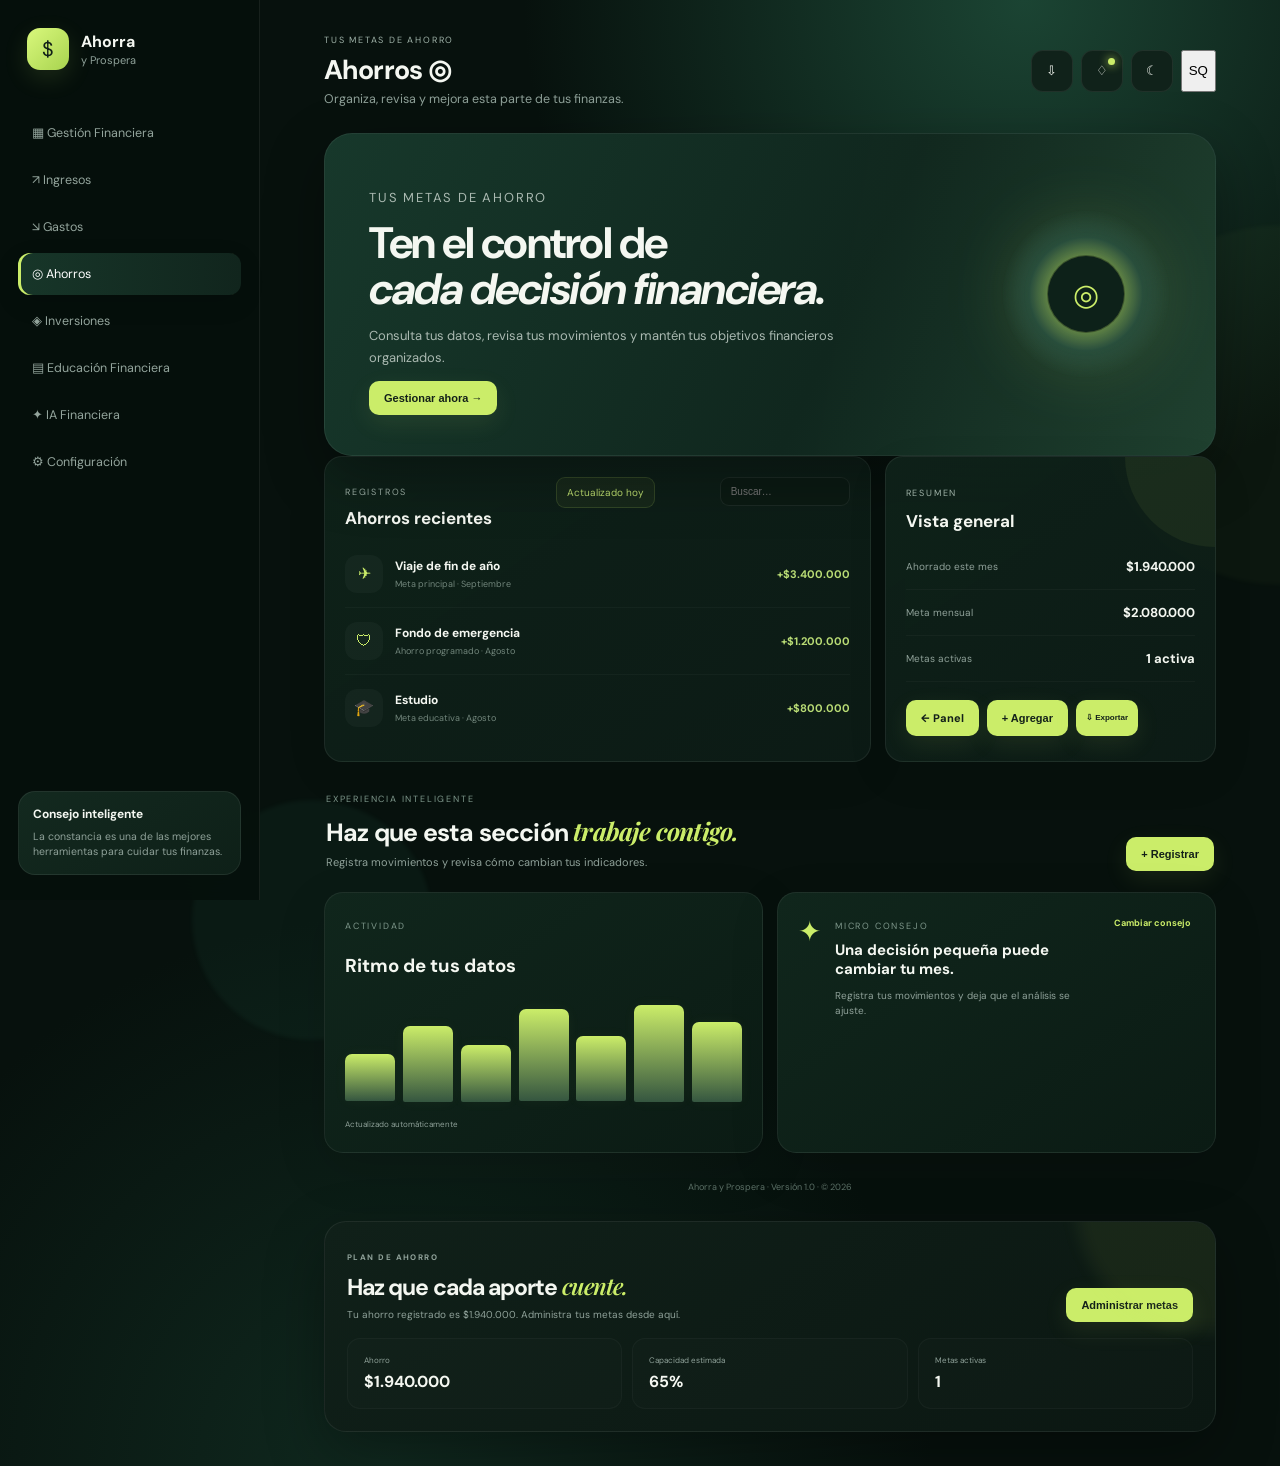
<file: ahorros.html>
<!DOCTYPE html>
<html lang="es">
<head>
    <meta charset="UTF-8">
    <meta name="viewport" content="width=device-width, initial-scale=1.0">
    <title>Ahorros | Ahorra y Prospera</title>
    <link rel="stylesheet" href="style.css">
</head>
<body>
    <div class="app">

        <aside class="sidebar">
            <div class="brand">
                <div class="brand-mark">$</div>
                <div>
                    <b>Ahorra</b>
                    <span>y Prospera</span>
                </div>
            </div>

            <nav>
                <a class="" href="index.html">▦ <span>Gestión Financiera</span></a>
                <a class="" href="ingresos.html">↗ <span>Ingresos</span></a>
                <a class="" href="gastos.html">↘ <span>Gastos</span></a>
                <a class="active" href="ahorros.html">◎ <span>Ahorros</span></a>
                <a class="" href="inversiones.html">◈ <span>Inversiones</span></a>
                <a class="" href="educacion.html">▤ <span>Educación Financiera</span></a>
                <a class="" href="ia-financiera.html">✦ <span>IA Financiera</span></a>
                <a class="" href="configuracion.html">⚙ <span>Configuración</span></a>
            </nav>

            <div class="side-tip">
                <strong>Consejo inteligente</strong>
                <p>La constancia es una de las mejores herramientas para cuidar tus finanzas.</p>
            </div>
        </aside>

        <main class="main">

            <header class="topbar">
                <div>
                    <p class="eyebrow">TUS METAS DE AHORRO</p>
                    <h1>Ahorros ◎</h1>
                    <p class="muted">Organiza, revisa y mejora esta parte de tus finanzas.</p>
                </div>

                <div class="actions">
                    <button id="themeBtn" class="icon-btn">☾</button>
                    <button class="profile">SQ</button>
                </div>
            </header>

            <section class="hero">
                <div>
                    <p class="eyebrow">TUS METAS DE AHORRO</p>
                    <h2>Ten el control de<br><em>cada decisión financiera.</em></h2>
                    <p>Consulta tus datos, revisa tus movimientos y mantén tus objetivos financieros organizados.</p>
                    <button class="primary" data-action="primary">
                        Gestionar ahora →
                    </button>
                </div>

                <div class="hero-orb">
                    <div class="orb-inner">◎</div>
                </div>
            </section>

            <section class="module-grid">

                <article class="list-card">
                    <div class="card-head">
                        <div>
                            <p class="eyebrow">REGISTROS</p>
                            <h3>Ahorros recientes</h3>
                        </div>
                        <span class="badge">Actualizado hoy</span>
                    </div>

                    <div class="list-item">
                        <div class="item-icon">✈️</div>
                        <div>
                            <div class="item-title">Viaje de fin de año</div>
                            <div class="item-sub">$3.400.000 de $5.000.000</div>
                        </div>
                        <div class="item-value">68%</div>
                    </div>
                    <div class="list-item">
                        <div class="item-icon">💻</div>
                        <div>
                            <div class="item-title">Nuevo computador</div>
                            <div class="item-sub">$1.200.000 de $3.000.000</div>
                        </div>
                        <div class="item-value">40%</div>
                    </div>
                    <div class="list-item">
                        <div class="item-icon">🚗</div>
                        <div>
                            <div class="item-title">Fondo de emergencia</div>
                            <div class="item-sub">$850.000 de $2.000.000</div>
                        </div>
                        <div class="item-value">42%</div>
                    </div>
                </article>

                <article class="list-card smart">
                    <p class="eyebrow">RESUMEN</p>
                    <h3>Vista general</h3>

                    <div class="mini-stat">
                        <span>Ahorrado este mes</span>
                        <strong>$520.000</strong>
                    </div>
                    <div class="mini-stat">
                        <span>Meta mensual</span>
                        <strong>$750.000</strong>
                    </div>
                    <div class="mini-stat">
                        <span>Metas activas</span>
                        <strong>3</strong>
                    </div>

                    <div class="quick-actions">
                        <a class="primary" href="index.html">← Panel</a>
                        <button class="primary" data-action="add">+ Agregar</button>
                    </div>
                </article>

            </section>

            <footer>
                Ahorra y Prospera · Versión 1.0 · © 2026
            </footer>

        </main>
    </div>
    <script src="script.js"></script>
    <div class="toast" id="toast"></div>
</body>
</html>
</file>
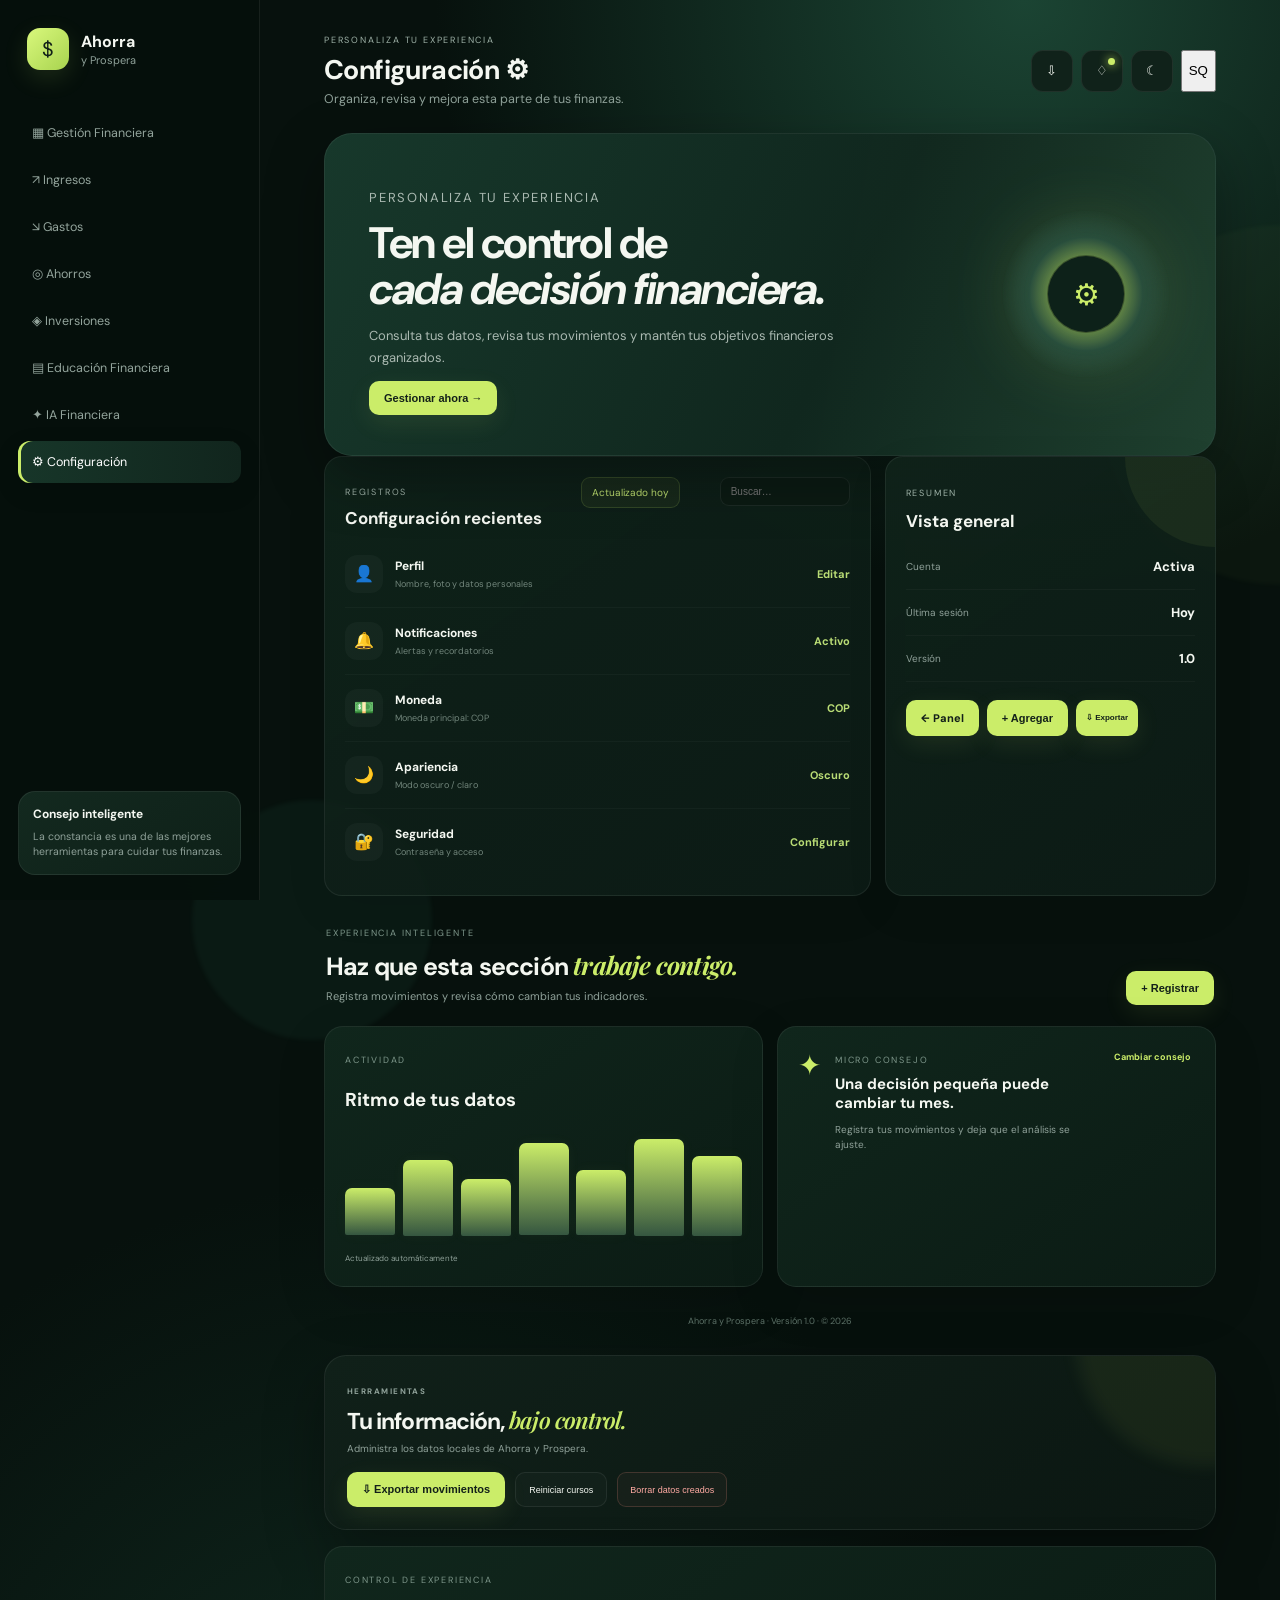
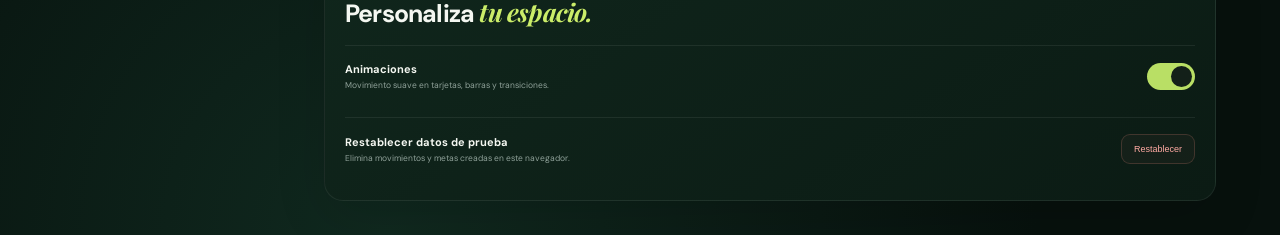
<file: configuracion.html>
<!DOCTYPE html>
<html lang="es">
<head>
    <meta charset="UTF-8">
    <meta name="viewport" content="width=device-width, initial-scale=1.0">
    <title>Configuración | Ahorra y Prospera</title>
    <link rel="stylesheet" href="style.css">
</head>
<body>
    <div class="app">

        <aside class="sidebar">
            <div class="brand">
                <div class="brand-mark">$</div>
                <div>
                    <b>Ahorra</b>
                    <span>y Prospera</span>
                </div>
            </div>

            <nav>
                <a class="" href="index.html">▦ <span>Gestión Financiera</span></a>
                <a class="" href="ingresos.html">↗ <span>Ingresos</span></a>
                <a class="" href="gastos.html">↘ <span>Gastos</span></a>
                <a class="" href="ahorros.html">◎ <span>Ahorros</span></a>
                <a class="" href="inversiones.html">◈ <span>Inversiones</span></a>
                <a class="" href="educacion.html">▤ <span>Educación Financiera</span></a>
                <a class="" href="ia-financiera.html">✦ <span>IA Financiera</span></a>
                <a class="active" href="configuracion.html">⚙ <span>Configuración</span></a>
            </nav>

            <div class="side-tip">
                <strong>Consejo inteligente</strong>
                <p>La constancia es una de las mejores herramientas para cuidar tus finanzas.</p>
            </div>
        </aside>

        <main class="main">

            <header class="topbar">
                <div>
                    <p class="eyebrow">PERSONALIZA TU EXPERIENCIA</p>
                    <h1>Configuración ⚙</h1>
                    <p class="muted">Organiza, revisa y mejora esta parte de tus finanzas.</p>
                </div>

                <div class="actions">
                    <button id="themeBtn" class="icon-btn">☾</button>
                    <button class="profile">SQ</button>
                </div>
            </header>

            <section class="hero">
                <div>
                    <p class="eyebrow">PERSONALIZA TU EXPERIENCIA</p>
                    <h2>Ten el control de<br><em>cada decisión financiera.</em></h2>
                    <p>Consulta tus datos, revisa tus movimientos y mantén tus objetivos financieros organizados.</p>
                    <button class="primary" data-action="primary">
                        Gestionar ahora →
                    </button>
                </div>

                <div class="hero-orb">
                    <div class="orb-inner">⚙</div>
                </div>
            </section>

            <section class="module-grid">

                <article class="list-card">
                    <div class="card-head">
                        <div>
                            <p class="eyebrow">REGISTROS</p>
                            <h3>Configuración recientes</h3>
                        </div>
                        <span class="badge">Actualizado hoy</span>
                    </div>

                    <div class="list-item">
                        <div class="item-icon">👤</div>
                        <div>
                            <div class="item-title">Perfil</div>
                            <div class="item-sub">Nombre, foto y datos personales</div>
                        </div>
                        <div class="item-value">Editar</div>
                    </div>
                    <div class="list-item">
                        <div class="item-icon">🔔</div>
                        <div>
                            <div class="item-title">Notificaciones</div>
                            <div class="item-sub">Alertas y recordatorios</div>
                        </div>
                        <div class="item-value">Activo</div>
                    </div>
                    <div class="list-item">
                        <div class="item-icon">💵</div>
                        <div>
                            <div class="item-title">Moneda</div>
                            <div class="item-sub">Moneda principal: COP</div>
                        </div>
                        <div class="item-value">COP</div>
                    </div>
                    <div class="list-item">
                        <div class="item-icon">🌙</div>
                        <div>
                            <div class="item-title">Apariencia</div>
                            <div class="item-sub">Modo oscuro / claro</div>
                        </div>
                        <div class="item-value">Oscuro</div>
                    </div>
                    <div class="list-item">
                        <div class="item-icon">🔐</div>
                        <div>
                            <div class="item-title">Seguridad</div>
                            <div class="item-sub">Contraseña y acceso</div>
                        </div>
                        <div class="item-value">Configurar</div>
                    </div>
                </article>

                <article class="list-card smart">
                    <p class="eyebrow">RESUMEN</p>
                    <h3>Vista general</h3>

                    <div class="mini-stat">
                        <span>Cuenta</span>
                        <strong>Activa</strong>
                    </div>
                    <div class="mini-stat">
                        <span>Última sesión</span>
                        <strong>Hoy</strong>
                    </div>
                    <div class="mini-stat">
                        <span>Versión</span>
                        <strong>1.0</strong>
                    </div>

                    <div class="quick-actions">
                        <a class="primary" href="index.html">← Panel</a>
                        <button class="primary" data-action="add">+ Agregar</button>
                    </div>
                </article>

            </section>

            <footer>
                Ahorra y Prospera · Versión 1.0 · © 2026
            </footer>

        </main>
    </div>
    <script src="script.js"></script>
    <div class="toast" id="toast"></div>
</body>
</html>
</file>
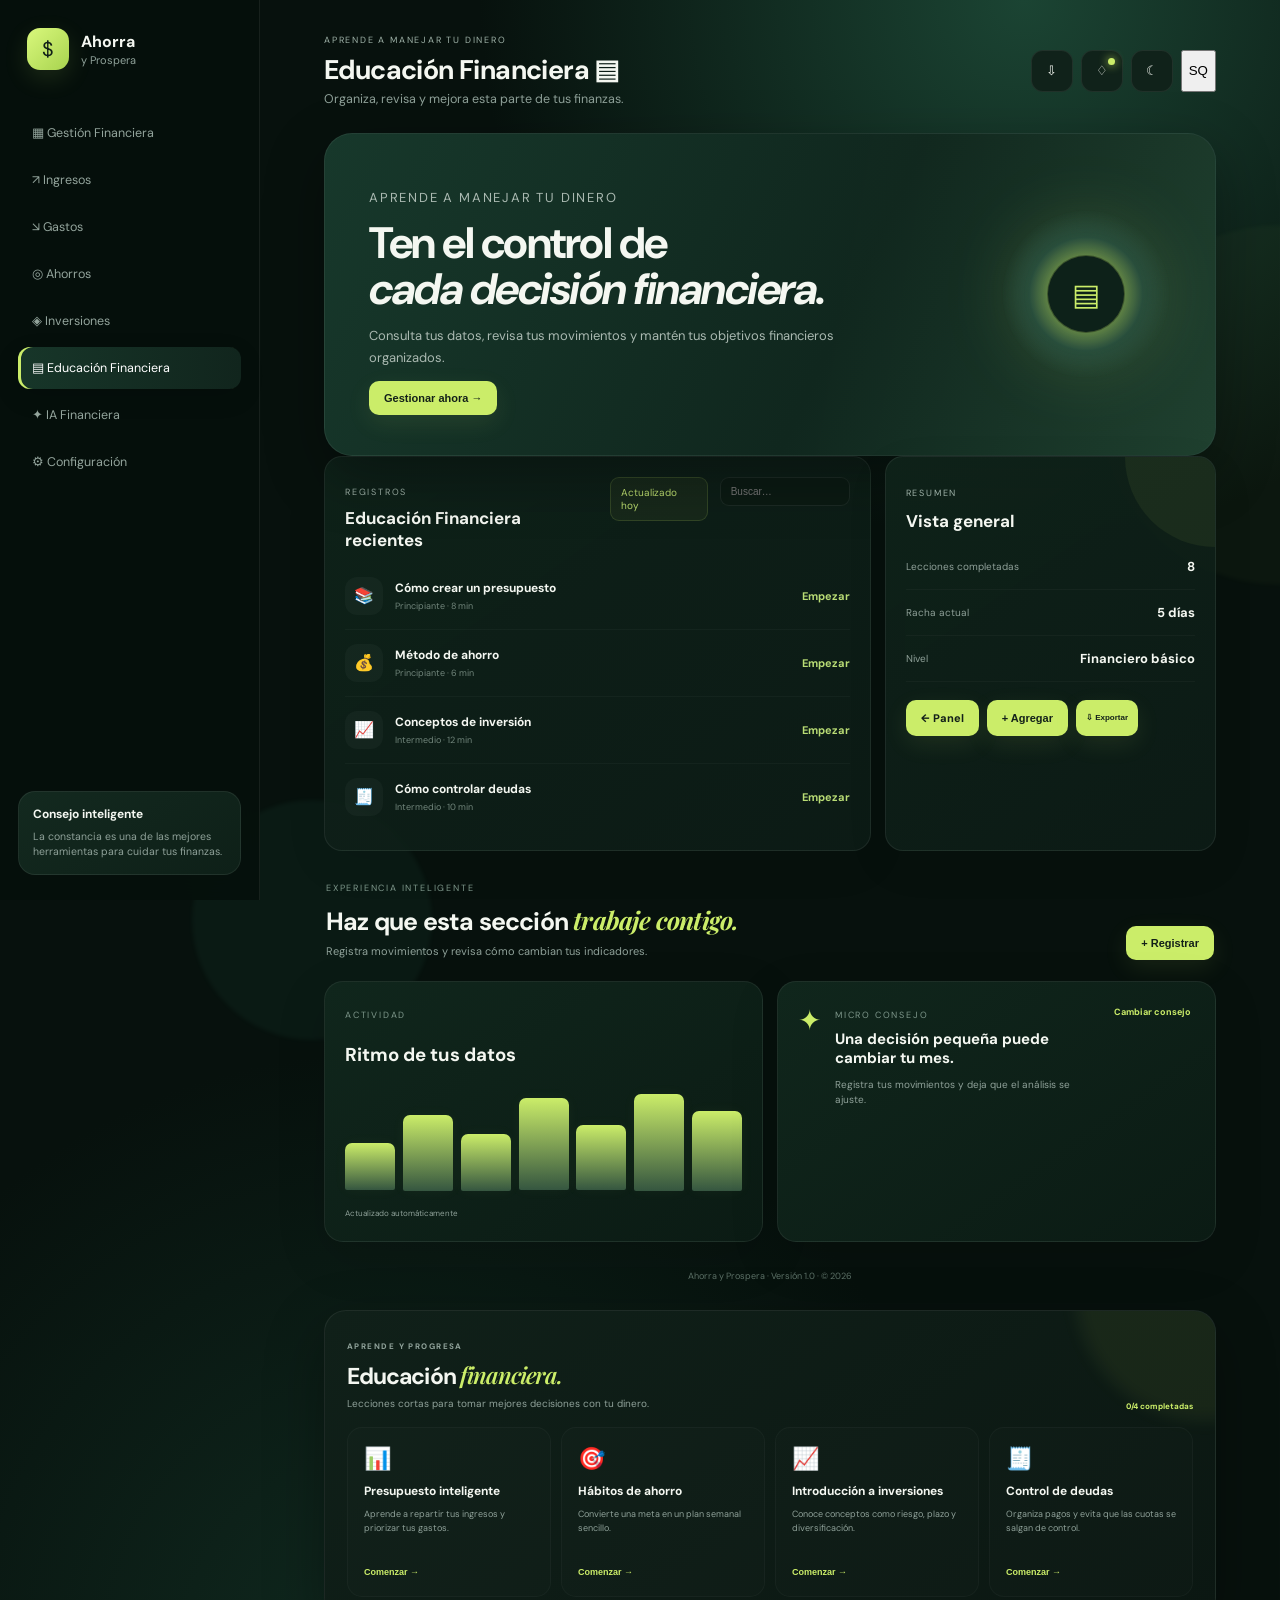
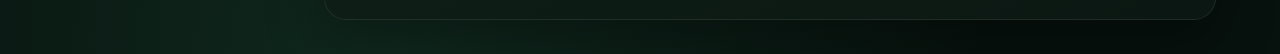
<file: educacion.html>
<!DOCTYPE html>
<html lang="es">
<head>
    <meta charset="UTF-8">
    <meta name="viewport" content="width=device-width, initial-scale=1.0">
    <title>Educación Financiera | Ahorra y Prospera</title>
    <link rel="stylesheet" href="style.css">
</head>
<body>
    <div class="app">

        <aside class="sidebar">
            <div class="brand">
                <div class="brand-mark">$</div>
                <div>
                    <b>Ahorra</b>
                    <span>y Prospera</span>
                </div>
            </div>

            <nav>
                <a class="" href="index.html">▦ <span>Gestión Financiera</span></a>
                <a class="" href="ingresos.html">↗ <span>Ingresos</span></a>
                <a class="" href="gastos.html">↘ <span>Gastos</span></a>
                <a class="" href="ahorros.html">◎ <span>Ahorros</span></a>
                <a class="" href="inversiones.html">◈ <span>Inversiones</span></a>
                <a class="active" href="educacion.html">▤ <span>Educación Financiera</span></a>
                <a class="" href="ia-financiera.html">✦ <span>IA Financiera</span></a>
                <a class="" href="configuracion.html">⚙ <span>Configuración</span></a>
            </nav>

            <div class="side-tip">
                <strong>Consejo inteligente</strong>
                <p>La constancia es una de las mejores herramientas para cuidar tus finanzas.</p>
            </div>
        </aside>

        <main class="main">

            <header class="topbar">
                <div>
                    <p class="eyebrow">APRENDE A MANEJAR TU DINERO</p>
                    <h1>Educación Financiera ▤</h1>
                    <p class="muted">Organiza, revisa y mejora esta parte de tus finanzas.</p>
                </div>

                <div class="actions">
                    <button id="themeBtn" class="icon-btn">☾</button>
                    <button class="profile">SQ</button>
                </div>
            </header>

            <section class="hero">
                <div>
                    <p class="eyebrow">APRENDE A MANEJAR TU DINERO</p>
                    <h2>Ten el control de<br><em>cada decisión financiera.</em></h2>
                    <p>Consulta tus datos, revisa tus movimientos y mantén tus objetivos financieros organizados.</p>
                    <button class="primary" data-action="primary">
                        Gestionar ahora →
                    </button>
                </div>

                <div class="hero-orb">
                    <div class="orb-inner">▤</div>
                </div>
            </section>

            <section class="module-grid">

                <article class="list-card">
                    <div class="card-head">
                        <div>
                            <p class="eyebrow">REGISTROS</p>
                            <h3>Educación Financiera recientes</h3>
                        </div>
                        <span class="badge">Actualizado hoy</span>
                    </div>

                    <div class="list-item">
                        <div class="item-icon">📚</div>
                        <div>
                            <div class="item-title">Cómo crear un presupuesto</div>
                            <div class="item-sub">Principiante · 8 min</div>
                        </div>
                        <div class="item-value">Empezar</div>
                    </div>
                    <div class="list-item">
                        <div class="item-icon">💰</div>
                        <div>
                            <div class="item-title">Método de ahorro</div>
                            <div class="item-sub">Principiante · 6 min</div>
                        </div>
                        <div class="item-value">Empezar</div>
                    </div>
                    <div class="list-item">
                        <div class="item-icon">📈</div>
                        <div>
                            <div class="item-title">Conceptos de inversión</div>
                            <div class="item-sub">Intermedio · 12 min</div>
                        </div>
                        <div class="item-value">Empezar</div>
                    </div>
                    <div class="list-item">
                        <div class="item-icon">🧾</div>
                        <div>
                            <div class="item-title">Cómo controlar deudas</div>
                            <div class="item-sub">Intermedio · 10 min</div>
                        </div>
                        <div class="item-value">Empezar</div>
                    </div>
                </article>

                <article class="list-card smart">
                    <p class="eyebrow">RESUMEN</p>
                    <h3>Vista general</h3>

                    <div class="mini-stat">
                        <span>Lecciones completadas</span>
                        <strong>8</strong>
                    </div>
                    <div class="mini-stat">
                        <span>Racha actual</span>
                        <strong>5 días</strong>
                    </div>
                    <div class="mini-stat">
                        <span>Nivel</span>
                        <strong>Financiero básico</strong>
                    </div>

                    <div class="quick-actions">
                        <a class="primary" href="index.html">← Panel</a>
                        <button class="primary" data-action="add">+ Agregar</button>
                    </div>
                </article>

            </section>

            <footer>
                Ahorra y Prospera · Versión 1.0 · © 2026
            </footer>

        </main>
    </div>
    <script src="script.js"></script>
    <div class="toast" id="toast"></div>
</body>
</html>
</file>
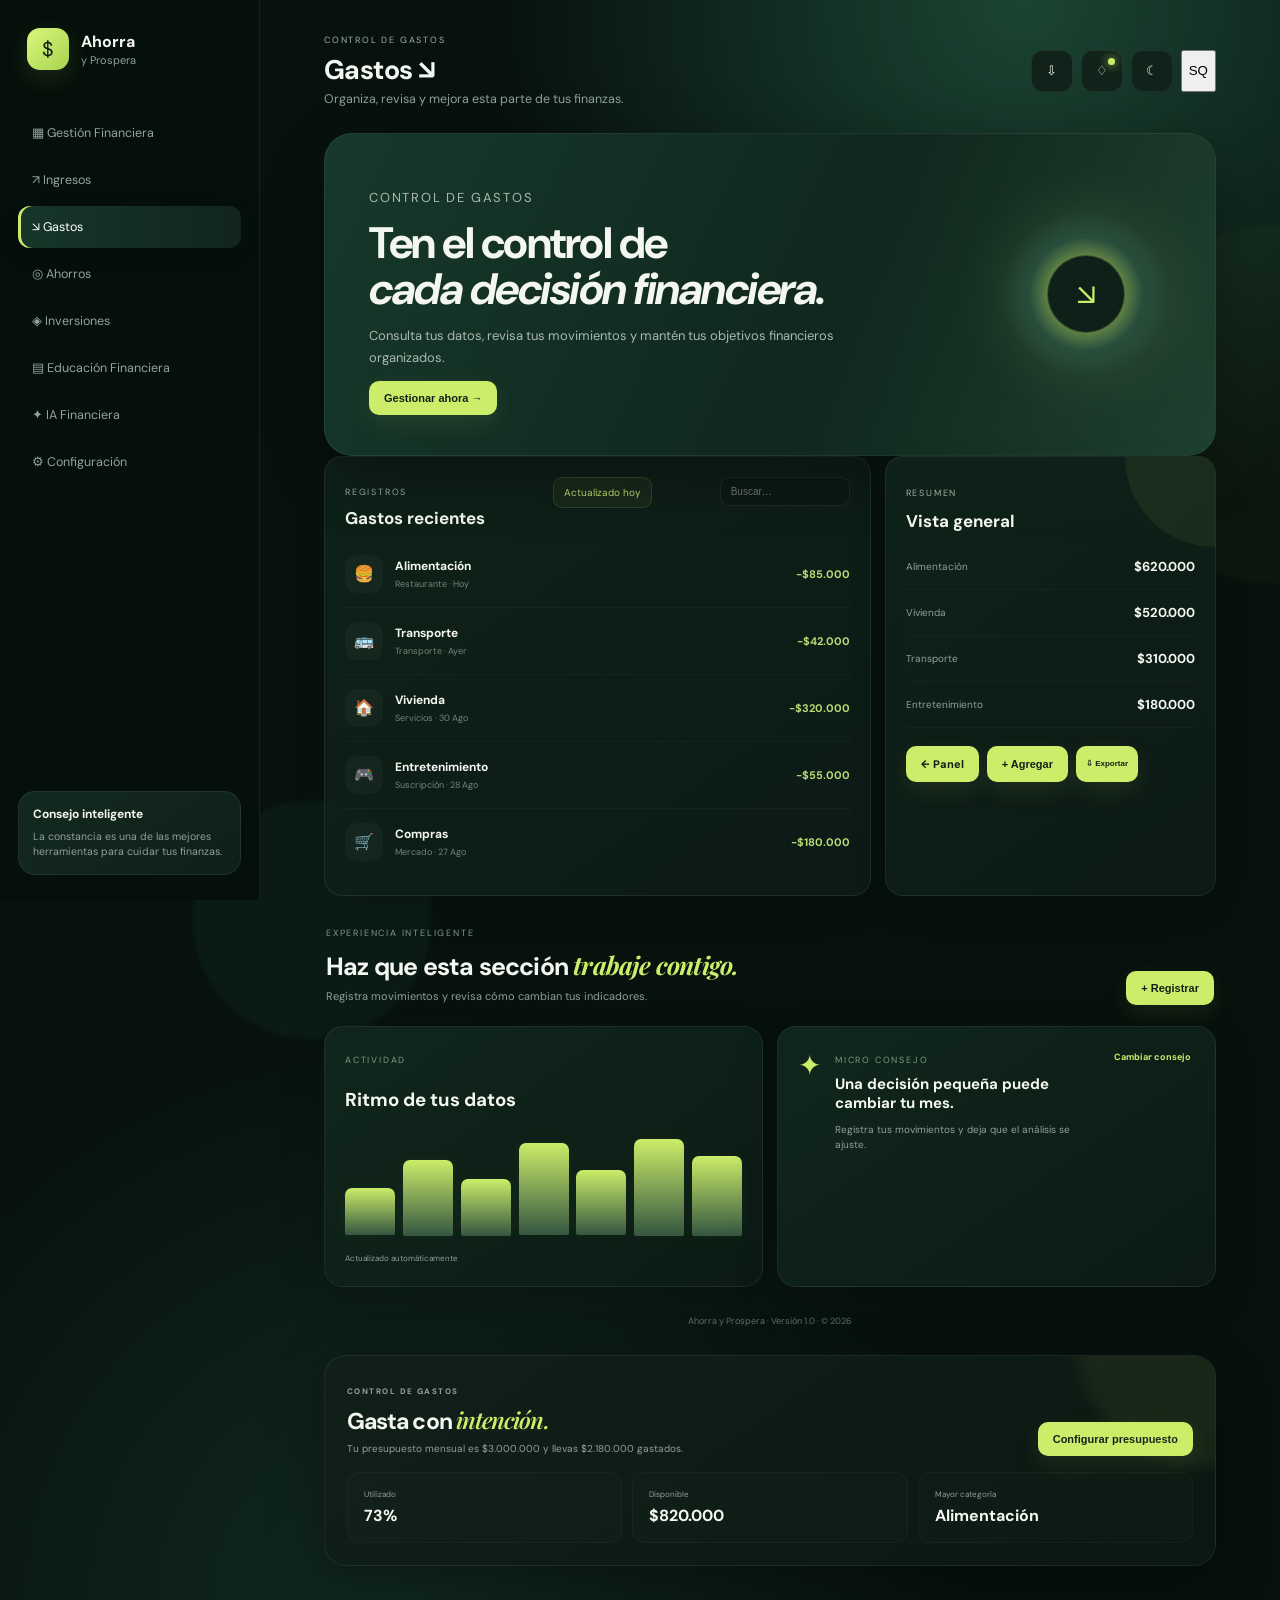
<file: gastos.html>
<!DOCTYPE html>
<html lang="es">
<head>
    <meta charset="UTF-8">
    <meta name="viewport" content="width=device-width, initial-scale=1.0">
    <title>Gastos | Ahorra y Prospera</title>
    <link rel="stylesheet" href="style.css">
</head>
<body>
    <div class="app">

        <aside class="sidebar">
            <div class="brand">
                <div class="brand-mark">$</div>
                <div>
                    <b>Ahorra</b>
                    <span>y Prospera</span>
                </div>
            </div>

            <nav>
                <a class="" href="index.html">▦ <span>Gestión Financiera</span></a>
                <a class="" href="ingresos.html">↗ <span>Ingresos</span></a>
                <a class="active" href="gastos.html">↘ <span>Gastos</span></a>
                <a class="" href="ahorros.html">◎ <span>Ahorros</span></a>
                <a class="" href="inversiones.html">◈ <span>Inversiones</span></a>
                <a class="" href="educacion.html">▤ <span>Educación Financiera</span></a>
                <a class="" href="ia-financiera.html">✦ <span>IA Financiera</span></a>
                <a class="" href="configuracion.html">⚙ <span>Configuración</span></a>
            </nav>

            <div class="side-tip">
                <strong>Consejo inteligente</strong>
                <p>La constancia es una de las mejores herramientas para cuidar tus finanzas.</p>
            </div>
        </aside>

        <main class="main">

            <header class="topbar">
                <div>
                    <p class="eyebrow">CONTROL DE GASTOS</p>
                    <h1>Gastos ↘</h1>
                    <p class="muted">Organiza, revisa y mejora esta parte de tus finanzas.</p>
                </div>

                <div class="actions">
                    <button id="themeBtn" class="icon-btn">☾</button>
                    <button class="profile">SQ</button>
                </div>
            </header>

            <section class="hero">
                <div>
                    <p class="eyebrow">CONTROL DE GASTOS</p>
                    <h2>Ten el control de<br><em>cada decisión financiera.</em></h2>
                    <p>Consulta tus datos, revisa tus movimientos y mantén tus objetivos financieros organizados.</p>
                    <button class="primary" data-action="primary">
                        Gestionar ahora →
                    </button>
                </div>

                <div class="hero-orb">
                    <div class="orb-inner">↘</div>
                </div>
            </section>

            <section class="module-grid">

                <article class="list-card">
                    <div class="card-head">
                        <div>
                            <p class="eyebrow">REGISTROS</p>
                            <h3>Gastos recientes</h3>
                        </div>
                        <span class="badge">Actualizado hoy</span>
                    </div>

                    <div class="list-item">
                        <div class="item-icon">🍔</div>
                        <div>
                            <div class="item-title">Alimentación</div>
                            <div class="item-sub">Restaurante · Hoy</div>
                        </div>
                        <div class="item-value">-$85.000</div>
                    </div>
                    <div class="list-item">
                        <div class="item-icon">🚌</div>
                        <div>
                            <div class="item-title">Transporte</div>
                            <div class="item-sub">Transporte · Ayer</div>
                        </div>
                        <div class="item-value">-$42.000</div>
                    </div>
                    <div class="list-item">
                        <div class="item-icon">🏠</div>
                        <div>
                            <div class="item-title">Vivienda</div>
                            <div class="item-sub">Servicios · 30 Ago</div>
                        </div>
                        <div class="item-value">-$320.000</div>
                    </div>
                    <div class="list-item">
                        <div class="item-icon">🎮</div>
                        <div>
                            <div class="item-title">Entretenimiento</div>
                            <div class="item-sub">Suscripción · 28 Ago</div>
                        </div>
                        <div class="item-value">-$55.000</div>
                    </div>
                    <div class="list-item">
                        <div class="item-icon">🛒</div>
                        <div>
                            <div class="item-title">Compras</div>
                            <div class="item-sub">Mercado · 27 Ago</div>
                        </div>
                        <div class="item-value">-$180.000</div>
                    </div>
                </article>

                <article class="list-card smart">
                    <p class="eyebrow">RESUMEN</p>
                    <h3>Vista general</h3>

                    <div class="mini-stat">
                        <span>Alimentación</span>
                        <strong>$620.000</strong>
                    </div>
                    <div class="mini-stat">
                        <span>Vivienda</span>
                        <strong>$520.000</strong>
                    </div>
                    <div class="mini-stat">
                        <span>Transporte</span>
                        <strong>$310.000</strong>
                    </div>
                    <div class="mini-stat">
                        <span>Entretenimiento</span>
                        <strong>$180.000</strong>
                    </div>

                    <div class="quick-actions">
                        <a class="primary" href="index.html">← Panel</a>
                        <button class="primary" data-action="add">+ Agregar</button>
                    </div>
                </article>

            </section>

            <footer>
                Ahorra y Prospera · Versión 1.0 · © 2026
            </footer>

        </main>
    </div>
    <script src="script.js"></script>
    <div class="toast" id="toast"></div>
</body>
</html>
</file>
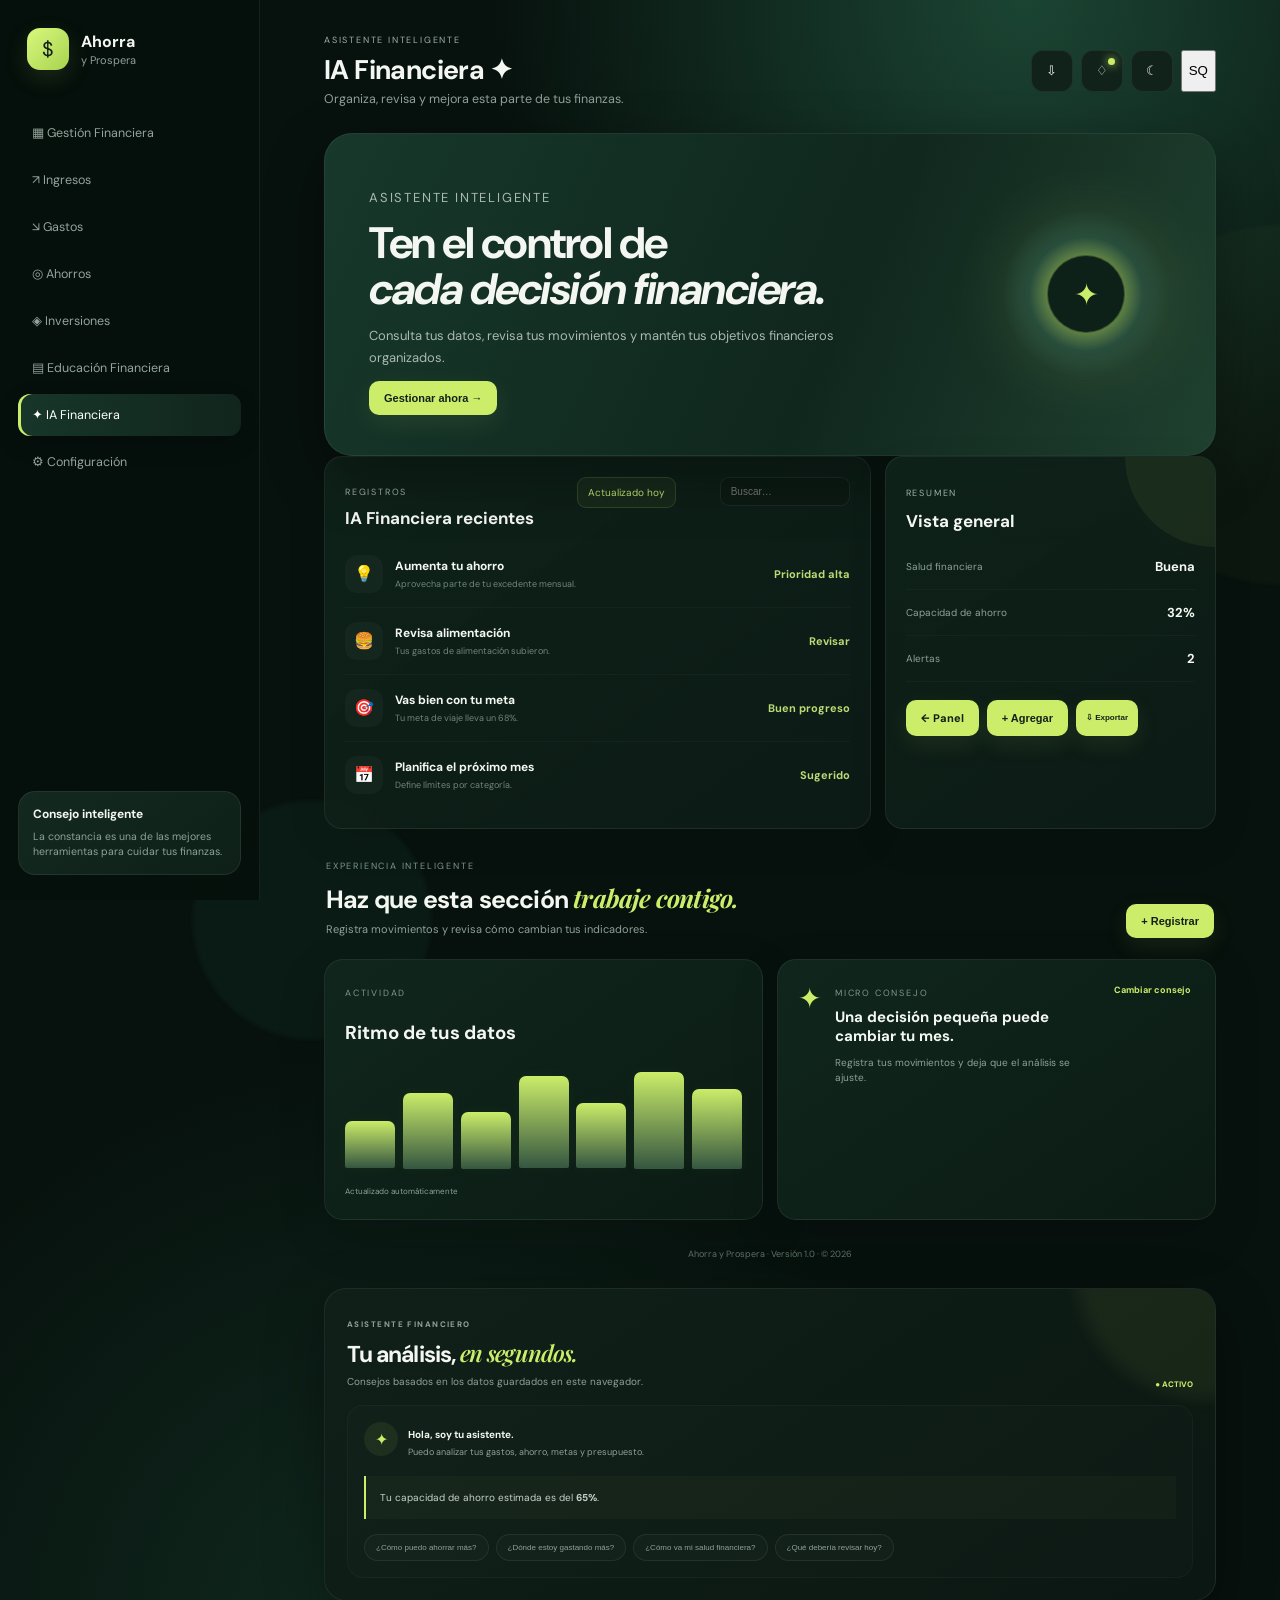
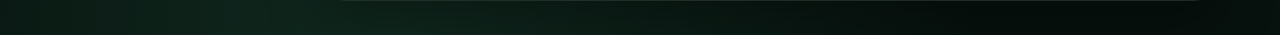
<file: ia-financiera.html>
<!DOCTYPE html>
<html lang="es">
<head>
    <meta charset="UTF-8">
    <meta name="viewport" content="width=device-width, initial-scale=1.0">
    <title>IA Financiera | Ahorra y Prospera</title>
    <link rel="stylesheet" href="style.css">
</head>
<body>
    <div class="app">

        <aside class="sidebar">
            <div class="brand">
                <div class="brand-mark">$</div>
                <div>
                    <b>Ahorra</b>
                    <span>y Prospera</span>
                </div>
            </div>

            <nav>
                <a class="" href="index.html">▦ <span>Gestión Financiera</span></a>
                <a class="" href="ingresos.html">↗ <span>Ingresos</span></a>
                <a class="" href="gastos.html">↘ <span>Gastos</span></a>
                <a class="" href="ahorros.html">◎ <span>Ahorros</span></a>
                <a class="" href="inversiones.html">◈ <span>Inversiones</span></a>
                <a class="" href="educacion.html">▤ <span>Educación Financiera</span></a>
                <a class="active" href="ia-financiera.html">✦ <span>IA Financiera</span></a>
                <a class="" href="configuracion.html">⚙ <span>Configuración</span></a>
            </nav>

            <div class="side-tip">
                <strong>Consejo inteligente</strong>
                <p>La constancia es una de las mejores herramientas para cuidar tus finanzas.</p>
            </div>
        </aside>

        <main class="main">

            <header class="topbar">
                <div>
                    <p class="eyebrow">ASISTENTE INTELIGENTE</p>
                    <h1>IA Financiera ✦</h1>
                    <p class="muted">Organiza, revisa y mejora esta parte de tus finanzas.</p>
                </div>

                <div class="actions">
                    <button id="themeBtn" class="icon-btn">☾</button>
                    <button class="profile">SQ</button>
                </div>
            </header>

            <section class="hero">
                <div>
                    <p class="eyebrow">ASISTENTE INTELIGENTE</p>
                    <h2>Ten el control de<br><em>cada decisión financiera.</em></h2>
                    <p>Consulta tus datos, revisa tus movimientos y mantén tus objetivos financieros organizados.</p>
                    <button class="primary" data-action="primary">
                        Gestionar ahora →
                    </button>
                </div>

                <div class="hero-orb">
                    <div class="orb-inner">✦</div>
                </div>
            </section>

            <section class="module-grid">

                <article class="list-card">
                    <div class="card-head">
                        <div>
                            <p class="eyebrow">REGISTROS</p>
                            <h3>IA Financiera recientes</h3>
                        </div>
                        <span class="badge">Actualizado hoy</span>
                    </div>

                    <div class="list-item">
                        <div class="item-icon">💡</div>
                        <div>
                            <div class="item-title">Aumenta tu ahorro</div>
                            <div class="item-sub">Aprovecha parte de tu excedente mensual.</div>
                        </div>
                        <div class="item-value">Prioridad alta</div>
                    </div>
                    <div class="list-item">
                        <div class="item-icon">🍔</div>
                        <div>
                            <div class="item-title">Revisa alimentación</div>
                            <div class="item-sub">Tus gastos de alimentación subieron.</div>
                        </div>
                        <div class="item-value">Revisar</div>
                    </div>
                    <div class="list-item">
                        <div class="item-icon">🎯</div>
                        <div>
                            <div class="item-title">Vas bien con tu meta</div>
                            <div class="item-sub">Tu meta de viaje lleva un 68%.</div>
                        </div>
                        <div class="item-value">Buen progreso</div>
                    </div>
                    <div class="list-item">
                        <div class="item-icon">📅</div>
                        <div>
                            <div class="item-title">Planifica el próximo mes</div>
                            <div class="item-sub">Define límites por categoría.</div>
                        </div>
                        <div class="item-value">Sugerido</div>
                    </div>
                </article>

                <article class="list-card smart">
                    <p class="eyebrow">RESUMEN</p>
                    <h3>Vista general</h3>

                    <div class="mini-stat">
                        <span>Salud financiera</span>
                        <strong>Buena</strong>
                    </div>
                    <div class="mini-stat">
                        <span>Capacidad de ahorro</span>
                        <strong>32%</strong>
                    </div>
                    <div class="mini-stat">
                        <span>Alertas</span>
                        <strong>2</strong>
                    </div>

                    <div class="quick-actions">
                        <a class="primary" href="index.html">← Panel</a>
                        <button class="primary" data-action="add">+ Agregar</button>
                    </div>
                </article>

            </section>

            <footer>
                Ahorra y Prospera · Versión 1.0 · © 2026
            </footer>

        </main>
    </div>
    <script src="script.js"></script>
    <div class="toast" id="toast"></div>
</body>
</html>
</file>
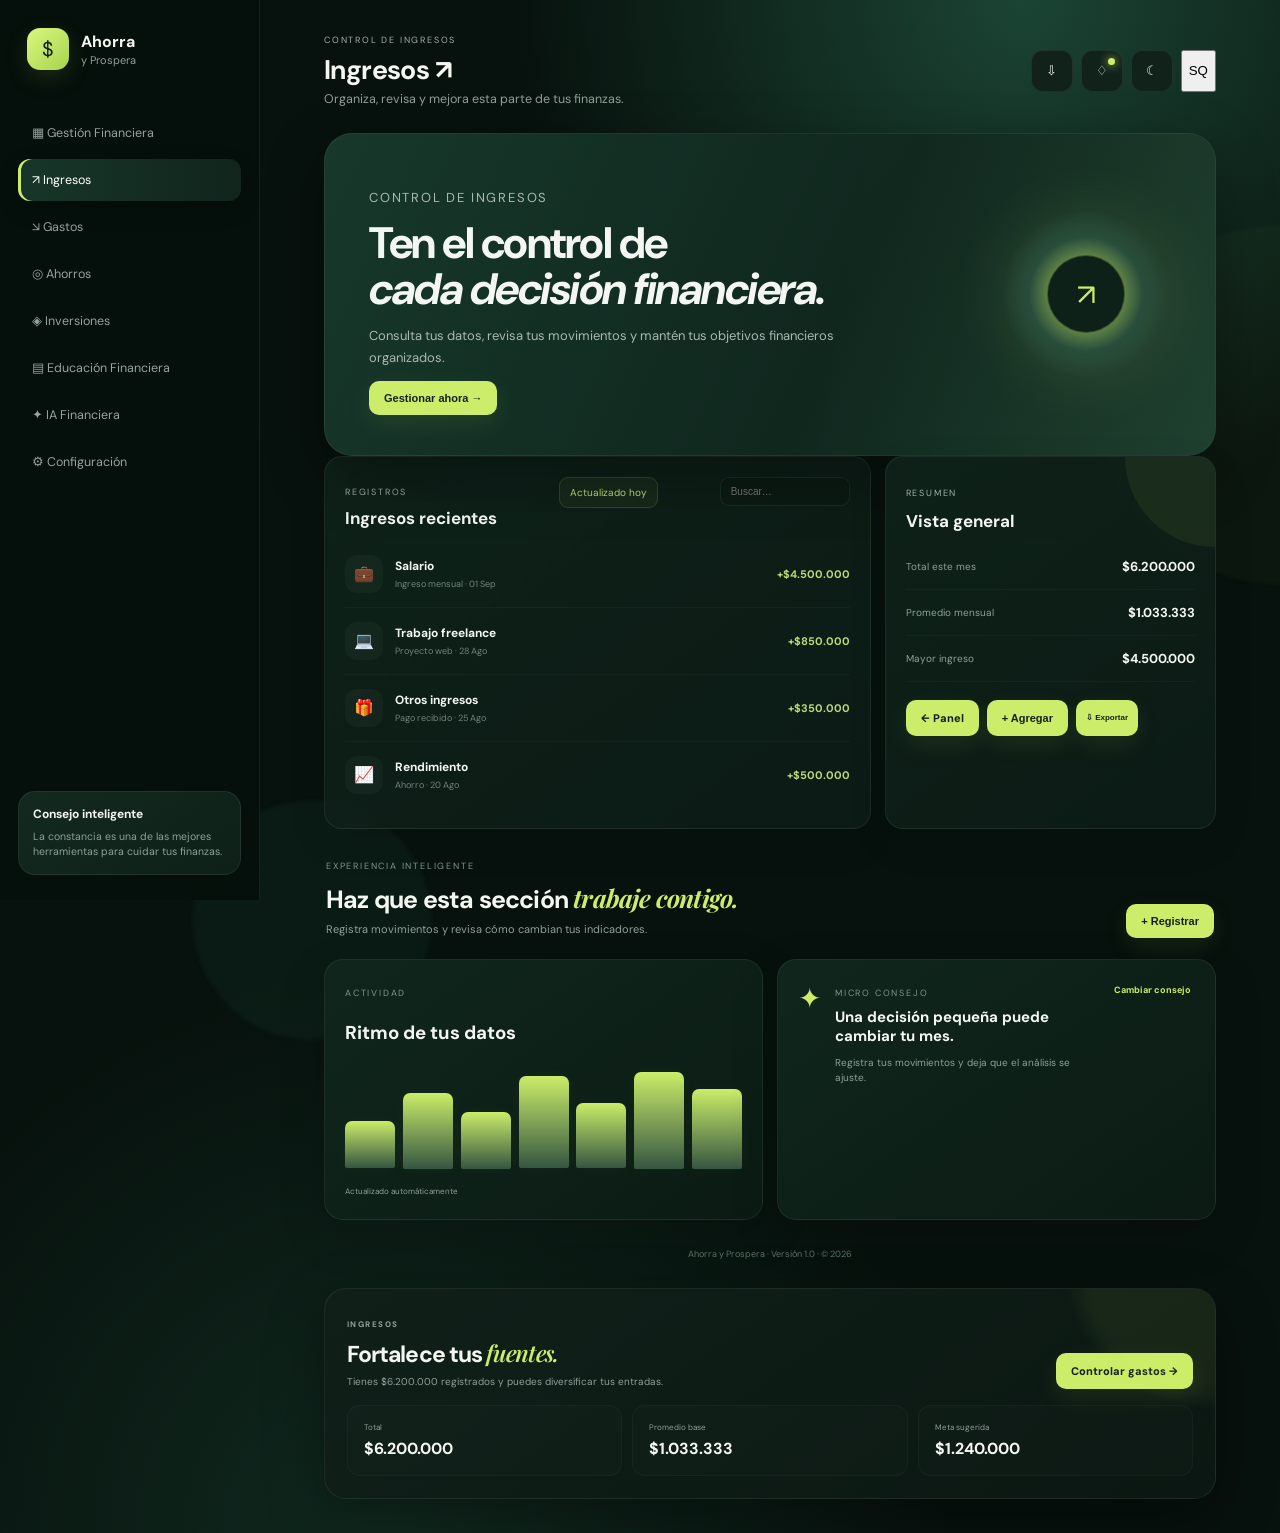
<file: ingresos.html>
<!DOCTYPE html>
<html lang="es">
<head>
    <meta charset="UTF-8">
    <meta name="viewport" content="width=device-width, initial-scale=1.0">
    <title>Ingresos | Ahorra y Prospera</title>
    <link rel="stylesheet" href="style.css">
</head>
<body>
    <div class="app">

        <aside class="sidebar">
            <div class="brand">
                <div class="brand-mark">$</div>
                <div>
                    <b>Ahorra</b>
                    <span>y Prospera</span>
                </div>
            </div>

            <nav>
                <a class="" href="index.html">▦ <span>Gestión Financiera</span></a>
                <a class="active" href="ingresos.html">↗ <span>Ingresos</span></a>
                <a class="" href="gastos.html">↘ <span>Gastos</span></a>
                <a class="" href="ahorros.html">◎ <span>Ahorros</span></a>
                <a class="" href="inversiones.html">◈ <span>Inversiones</span></a>
                <a class="" href="educacion.html">▤ <span>Educación Financiera</span></a>
                <a class="" href="ia-financiera.html">✦ <span>IA Financiera</span></a>
                <a class="" href="configuracion.html">⚙ <span>Configuración</span></a>
            </nav>

            <div class="side-tip">
                <strong>Consejo inteligente</strong>
                <p>La constancia es una de las mejores herramientas para cuidar tus finanzas.</p>
            </div>
        </aside>

        <main class="main">

            <header class="topbar">
                <div>
                    <p class="eyebrow">CONTROL DE INGRESOS</p>
                    <h1>Ingresos ↗</h1>
                    <p class="muted">Organiza, revisa y mejora esta parte de tus finanzas.</p>
                </div>

                <div class="actions">
                    <button id="themeBtn" class="icon-btn">☾</button>
                    <button class="profile">SQ</button>
                </div>
            </header>

            <section class="hero">
                <div>
                    <p class="eyebrow">CONTROL DE INGRESOS</p>
                    <h2>Ten el control de<br><em>cada decisión financiera.</em></h2>
                    <p>Consulta tus datos, revisa tus movimientos y mantén tus objetivos financieros organizados.</p>
                    <button class="primary" data-action="primary">
                        Gestionar ahora →
                    </button>
                </div>

                <div class="hero-orb">
                    <div class="orb-inner">↗</div>
                </div>
            </section>

            <section class="module-grid">

                <article class="list-card">
                    <div class="card-head">
                        <div>
                            <p class="eyebrow">REGISTROS</p>
                            <h3>Ingresos recientes</h3>
                        </div>
                        <span class="badge">Actualizado hoy</span>
                    </div>

                    <div class="list-item">
                        <div class="item-icon">💼</div>
                        <div>
                            <div class="item-title">Salario</div>
                            <div class="item-sub">Ingreso mensual · 01 Sep</div>
                        </div>
                        <div class="item-value">+$4.500.000</div>
                    </div>
                    <div class="list-item">
                        <div class="item-icon">💻</div>
                        <div>
                            <div class="item-title">Trabajo freelance</div>
                            <div class="item-sub">Proyecto web · 28 Ago</div>
                        </div>
                        <div class="item-value">+$850.000</div>
                    </div>
                    <div class="list-item">
                        <div class="item-icon">🎁</div>
                        <div>
                            <div class="item-title">Otros ingresos</div>
                            <div class="item-sub">Pago recibido · 25 Ago</div>
                        </div>
                        <div class="item-value">+$350.000</div>
                    </div>
                    <div class="list-item">
                        <div class="item-icon">📈</div>
                        <div>
                            <div class="item-title">Rendimiento</div>
                            <div class="item-sub">Ahorro · 20 Ago</div>
                        </div>
                        <div class="item-value">+$500.000</div>
                    </div>
                </article>

                <article class="list-card smart">
                    <p class="eyebrow">RESUMEN</p>
                    <h3>Vista general</h3>

                    <div class="mini-stat">
                        <span>Total este mes</span>
                        <strong>$6.200.000</strong>
                    </div>
                    <div class="mini-stat">
                        <span>Promedio mensual</span>
                        <strong>$5.740.000</strong>
                    </div>
                    <div class="mini-stat">
                        <span>Mayor ingreso</span>
                        <strong>$4.500.000</strong>
                    </div>

                    <div class="quick-actions">
                        <a class="primary" href="index.html">← Panel</a>
                        <button class="primary" data-action="add">+ Agregar</button>
                    </div>
                </article>

            </section>

            <footer>
                Ahorra y Prospera · Versión 1.0 · © 2026
            </footer>

        </main>
    </div>
    <script src="script.js"></script>
    <div class="toast" id="toast"></div>
</body>
</html>
</file>
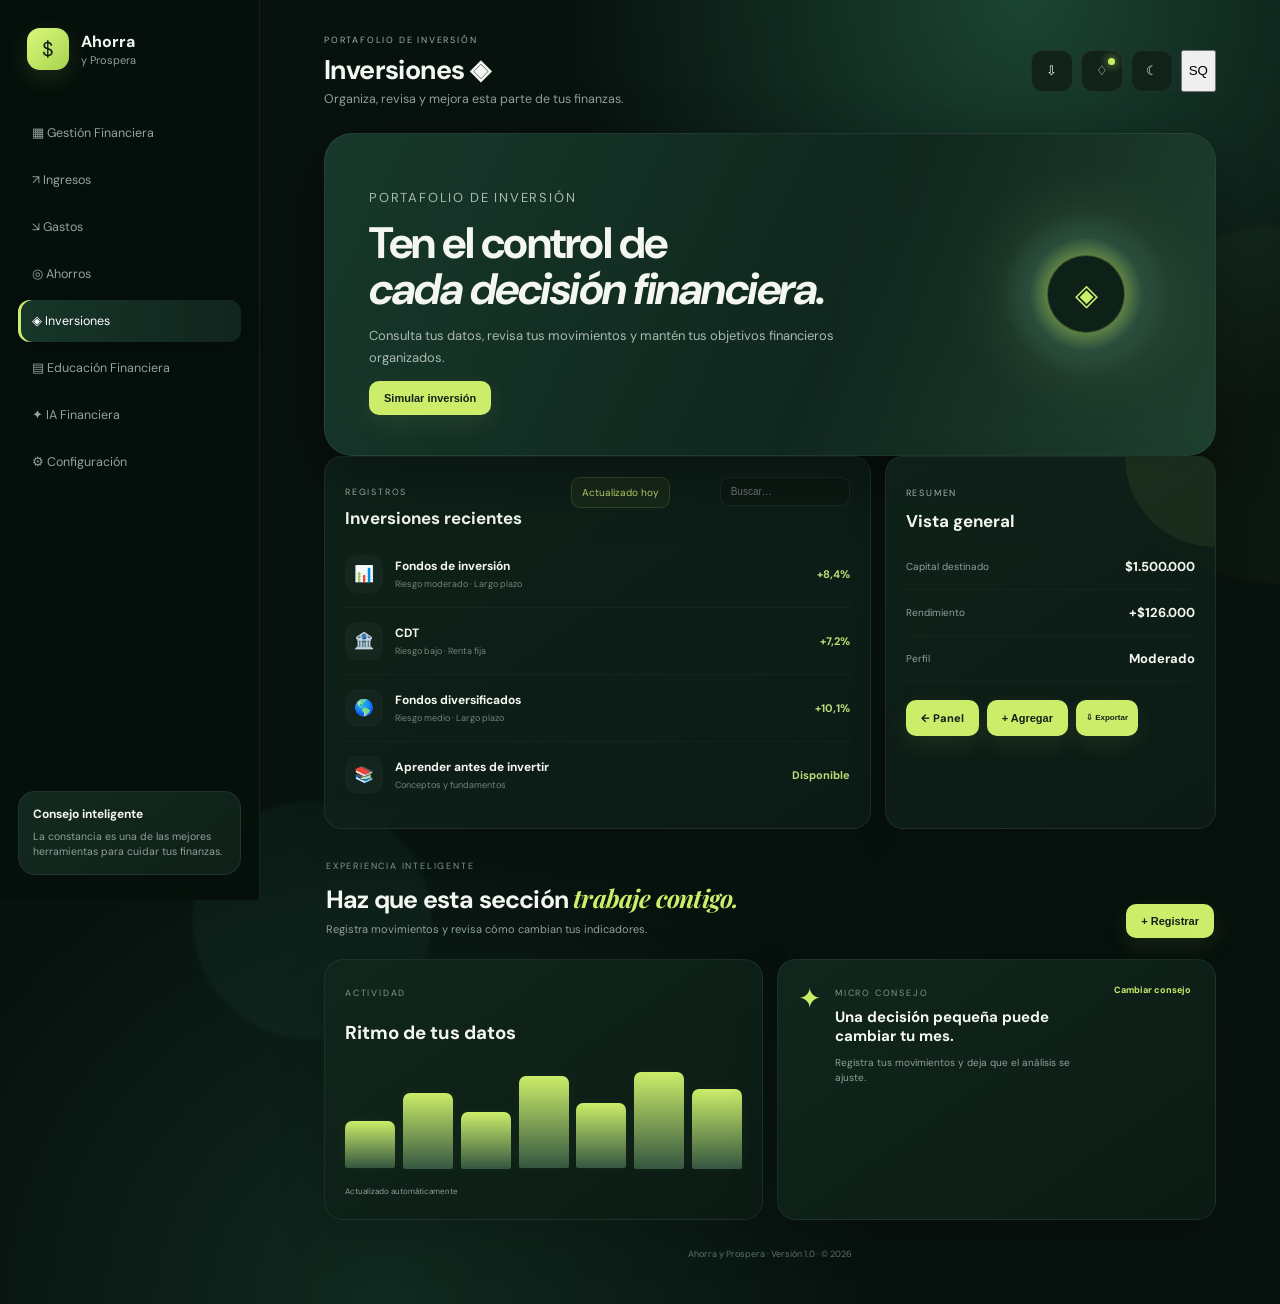
<file: inversiones.html>
<!DOCTYPE html>
<html lang="es">
<head>
    <meta charset="UTF-8">
    <meta name="viewport" content="width=device-width, initial-scale=1.0">
    <title>Inversiones | Ahorra y Prospera</title>
    <link rel="stylesheet" href="style.css">
</head>
<body>
    <div class="app">

        <aside class="sidebar">
            <div class="brand">
                <div class="brand-mark">$</div>
                <div>
                    <b>Ahorra</b>
                    <span>y Prospera</span>
                </div>
            </div>

            <nav>
                <a class="" href="index.html">▦ <span>Gestión Financiera</span></a>
                <a class="" href="ingresos.html">↗ <span>Ingresos</span></a>
                <a class="" href="gastos.html">↘ <span>Gastos</span></a>
                <a class="" href="ahorros.html">◎ <span>Ahorros</span></a>
                <a class="active" href="inversiones.html">◈ <span>Inversiones</span></a>
                <a class="" href="educacion.html">▤ <span>Educación Financiera</span></a>
                <a class="" href="ia-financiera.html">✦ <span>IA Financiera</span></a>
                <a class="" href="configuracion.html">⚙ <span>Configuración</span></a>
            </nav>

            <div class="side-tip">
                <strong>Consejo inteligente</strong>
                <p>La constancia es una de las mejores herramientas para cuidar tus finanzas.</p>
            </div>
        </aside>

        <main class="main">

            <header class="topbar">
                <div>
                    <p class="eyebrow">PORTAFOLIO DE INVERSIÓN</p>
                    <h1>Inversiones ◈</h1>
                    <p class="muted">Organiza, revisa y mejora esta parte de tus finanzas.</p>
                </div>

                <div class="actions">
                    <button id="themeBtn" class="icon-btn">☾</button>
                    <button class="profile">SQ</button>
                </div>
            </header>

            <section class="hero">
                <div>
                    <p class="eyebrow">PORTAFOLIO DE INVERSIÓN</p>
                    <h2>Ten el control de<br><em>cada decisión financiera.</em></h2>
                    <p>Consulta tus datos, revisa tus movimientos y mantén tus objetivos financieros organizados.</p>
                    <button class="primary" data-action="primary">
                        Gestionar ahora →
                    </button>
                </div>

                <div class="hero-orb">
                    <div class="orb-inner">◈</div>
                </div>
            </section>

            <section class="module-grid">

                <article class="list-card">
                    <div class="card-head">
                        <div>
                            <p class="eyebrow">REGISTROS</p>
                            <h3>Inversiones recientes</h3>
                        </div>
                        <span class="badge">Actualizado hoy</span>
                    </div>

                    <div class="list-item">
                        <div class="item-icon">📊</div>
                        <div>
                            <div class="item-title">Fondos de inversión</div>
                            <div class="item-sub">Riesgo moderado · Largo plazo</div>
                        </div>
                        <div class="item-value">+8,4%</div>
                    </div>
                    <div class="list-item">
                        <div class="item-icon">🏦</div>
                        <div>
                            <div class="item-title">CDT</div>
                            <div class="item-sub">Riesgo bajo · Renta fija</div>
                        </div>
                        <div class="item-value">+7,2%</div>
                    </div>
                    <div class="list-item">
                        <div class="item-icon">🌎</div>
                        <div>
                            <div class="item-title">Fondos diversificados</div>
                            <div class="item-sub">Riesgo medio · Largo plazo</div>
                        </div>
                        <div class="item-value">+10,1%</div>
                    </div>
                    <div class="list-item">
                        <div class="item-icon">📚</div>
                        <div>
                            <div class="item-title">Aprender antes de invertir</div>
                            <div class="item-sub">Conceptos y fundamentos</div>
                        </div>
                        <div class="item-value">Disponible</div>
                    </div>
                </article>

                <article class="list-card smart">
                    <p class="eyebrow">RESUMEN</p>
                    <h3>Vista general</h3>

                    <div class="mini-stat">
                        <span>Capital destinado</span>
                        <strong>$1.500.000</strong>
                    </div>
                    <div class="mini-stat">
                        <span>Rendimiento</span>
                        <strong>+$126.000</strong>
                    </div>
                    <div class="mini-stat">
                        <span>Perfil</span>
                        <strong>Moderado</strong>
                    </div>

                    <div class="quick-actions">
                        <a class="primary" href="index.html">← Panel</a>
                        <button class="primary" data-action="add">+ Agregar</button>
                    </div>
                </article>

            </section>

            <footer>
                Ahorra y Prospera · Versión 1.0 · © 2026
            </footer>

        </main>
    </div>
    <script src="script.js"></script>
    <div class="toast" id="toast"></div>
</body>
</html>
</file>
<file: style.css>
@import url('https://fonts.googleapis.com/css2?family=DM+Sans:wght@400;500;600;700&family=Playfair+Display:ital,wght@0,600;1,600&display=swap');

:root {
    --bg: #07110d;
    --panel: #0e1d17;
    --panel-2: #142a20;
    --txt: #f4f7f1;
    --muted: #8fa199;
    --lime: #cbed69;
    --line: #ffffff12;
    --red: #ff6e84;
    --shadow: 0 20px 60px #0005;
}

* {
    box-sizing:border-box
}

html {
    scroll-behavior:smooth
}

body {
    margin:0;
    background:radial-gradient(circle at 80% 0,#1b4433 0,transparent 28%),radial-gradient(circle at 30% 100%,#10291f 0,transparent 32%),var(--bg);
    color:var(--txt);
    font-family:'DM Sans',sans-serif;
    min-height:100vh
}

body:before,body:after {
    content:'';
    position:fixed;
    pointer-events:none;
    z-index:0;
    border-radius:50%;
    filter:blur(2px)
}

body:before {
    width:360px;
    height:360px;
    right:-180px;
    top:25%;
    background:#cbed6907;
    animation:float 12s ease-in-out infinite
}

body:after {
    width:240px;
    height:240px;
    left:15%;
    bottom:-140px;
    background:#69edc50a;
    animation:float 15s ease-in-out infinite reverse
}

@keyframes float {
    50% {
        transform:translate(-30px,-35px)
    }

}

.app {
    display:flex;   
    min-height:100vh
}

aside {
    position:fixed;
    inset:0 auto 0 0;
    width:260px;
    padding:28px 18px;
    background:#06100cf2;
    border-right:1px solid var(--line);
    z-index:5;
    backdrop-filter:blur(18px)
}

.brand {
    display:flex;
    gap:12px;
    align-items:center;
    margin:0 9px 42px
}

.brand>b {
    width:42px;
    height:42px;
    border-radius:13px;
    background:linear-gradient(135deg,#d9f87c,#a8d34f);
    color:#112018;
    display:grid;
    place-items:center;
    font-size:20px;
    box-shadow:0 8px 25px #cbed6920
}

.brand strong {
    display:block;
    font-size:17px
}

.brand small {
    display:block;
    color:var(--muted);
    font-size:11px;
    margin-top:1px
}

nav {
    display:grid;
    gap:5px
}

nav a {
    padding:13px 14px;
    border-radius:12px;
    color:#93a49c;
    text-decoration:none;
    font-size:12.5px;
    transition:.25s
}

nav a:hover {
    background:#13291f;
    color:#fff;
    transform:translateX(3px)
}

nav .active {
    background:linear-gradient(90deg,#173629,#11251d);
    color:#fff;
    box-shadow:inset 3px 0 var(--lime),0 8px 25px #0002
}

.tip {
    position:absolute;
    left:18px;
    right:18px;
    bottom:25px;
    display:flex;
    gap:10px;
    background:linear-gradient(145deg,#13291f,#0e2018);
    border:1px solid var(--line);
    border-radius:17px;
    padding:14px
}

.tip>span {
    color:var(--lime);
    font-size:9px;
    margin-top:2px
}

.tip b,label {
    font-size:9px;
    letter-spacing:1.8px;
    color:#7e978b
}

.tip p {
    font-size:10.5px;
    color:var(--muted);
    line-height:1.5;
    margin:7px 0 0
}

.main,main {
    margin-left:260px;
    width:calc(100% - 260px);
    padding:34px 5%;
    max-width:1600px;
    position:relative;
    z-index:1
}

header {
    display:flex;
    justify-content:space-between;
    align-items:center;
    margin-bottom:26px
}

h1 {
    font-size:27px;
    margin:6px 0 4px;
    letter-spacing:-.6px
}

h1 span {
    font-size:22px
}

header p,.card p {
    color:var(--muted);
    font-size:12.5px;
    margin:0
}

.actions {
    display:flex;
    gap:8px
}

.icon-btn,.avatar {
    border:1px solid var(--line);
    background:#10221a;
    color:var(--txt);
    width:42px;
    height:42px;
    border-radius:12px;
    cursor:pointer
}

.avatar {
    background:var(--lime);
    color:#142219;
    font-weight:700
}

.hero {
    min-height:280px;
    padding:40px 44px;
    border:1px solid #ffffff10;
    border-radius:28px;
    background:linear-gradient(115deg,#17382b 0,#10271e 58%,#193a2d 100%);
    display:flex;
    justify-content:space-between;
    align-items:center;
    overflow:hidden;
    position:relative;
    box-shadow:var(--shadow)
}

.hero:before {
    content:'';
    position:absolute;
    inset:0;
    background:linear-gradient(100deg,transparent 55%,#cbed6909);
    pointer-events:none
}

.hero-copy {
    position:relative;
    z-index:1
}

.eyebrow {
    font-size:9px;
    letter-spacing:1.8px;
    color:#9fb2a8
}

.pulse {
    display:inline-block;
    width:6px;
    height:6px;
    border-radius:50%;
    background:var(--lime);
    box-shadow:0 0 0 5px #cbed6915;
    margin-right:7px
}

.hero h2 {
    font-size:44px;
    line-height:1.03;
    margin:10px 0 13px;
    letter-spacing:-1.5px
}

.hero h2 i {
    font-family:'Playfair Display';
    color:var(--lime);
    font-weight:600
}

.hero p {
    max-width:510px;
    color:#aab9b1;
    font-size:13px;
    line-height:1.65
}

.hero-actions {
    display:flex;
    align-items:center;
    gap:14px;
    margin-top:22px
}

.btn {
    display:inline-flex;
    align-items:center;
    gap:16px;
    background:var(--lime);
    color:#132019;
    padding:12px 17px;
    border-radius:11px;
    text-decoration:none;
    font-size:12px;
    font-weight:700;
    transition:.25s;
    box-shadow:0 8px 24px #cbed6920
}

.btn:hover {
    transform:translateY(-2px);
    box-shadow:0 12px 30px #cbed6930
}

.btn span {
    font-size:16px
}

.ghost,.text-link {
    color:#b7c6be;
    text-decoration:none;
    font-size:11px
}

.ghost:hover,.text-link:hover {
    color:var(--lime)
}

.orb {
    width:190px;
    height:190px;
    border-radius:50%;
    display:grid;
    place-items:center;
    position:relative;
    margin-right:6%;
    background:radial-gradient(circle,#d9f582 0,#7b9d48 24%,#294e3d 48%,transparent 68%);
    filter:drop-shadow(0 0 30px #cbed6925)
}

.orb-ring {
    position:absolute;
    width:140px;
    height:140px;
    border:1px solid #cbed6945;
    border-radius:50%;
    animation:spin 15s linear infinite
}

.orb-ring:after {
    content:'';
    position:absolute;
    width:7px;
    height:7px;
    background:var(--lime);
    border-radius:50%;
    top:-3px;
    left:50%;
    box-shadow:0 0 14px var(--lime)
}

@keyframes spin {
    to {
        transform:rotate(360deg)
    }

}

.orb-core {
    width:82px;
    height:82px;
    border-radius:50%;
    background:#0d2119;
    border:1px solid #cbed6940;
    display:grid;
    place-items:center;
    font-size:31px;
    color:var(--lime);
    z-index:1
}

.orb-core small {
    font-size:7px;
    color:#8da097;
    letter-spacing:1px;
    margin-top:-22px
}

.stats {
    display:grid;
    grid-template-columns:repeat(4,1fr);
    gap:13px;
    margin:16px 0
}

.stats article,.card {
    background:linear-gradient(145deg,#10241bde,#0d1c16e8);
    border:1px solid var(--line);
    border-radius:18px;
    box-shadow:0 14px 45px #0001
}

.stats article {
    padding:17px 18px;
    transition:.25s
}

.stats article:hover {
    transform:translateY(-3px);
    border-color:#cbed6922
}

.stat-top {
    display:flex;
    justify-content:space-between;
    color:var(--muted);
    font-size:11px
}

.stat-top span {
    color:#6e8c7d
}

.stats b {
    display:block;
    font-size:22px;
    margin:9px 0 6px;
    letter-spacing:-.5px
}

.stats em,.stats strong {
    font-size:10px;
    color:#b8d47c;
    font-style:normal
}

.stats strong {
    color:#9fc8ae
}

.stats em small,.stats strong small {
    color:#6e8279;
    font-weight:400;
    margin-left:3px
}

.grid {
    display:grid;
    grid-template-columns:1.65fr 1fr;
    gap:14px
}

.card {
    padding:20px
}

.head {
    display:flex;
    justify-content:space-between;
    align-items:flex-start
}

.head h3 {
    font-size:15px;
    margin:5px 0 0
}

.select,.badge {
    border:1px solid var(--line);
    background:#0d1c16;
    color:#84988f;
    border-radius:9px;
    padding:8px 10px;
    font-size:10px
}

.badge {
    color:#bddf70;
    background:#cbed690d;
    border-color:#cbed6925
}

.chart-wrap {
    height:245px;
    margin-top:10px
}

.goal-center {
    display:flex;
    justify-content:center;
    padding:8px 0 4px
}

.ring {
    width:145px;
    height:145px;
    border-radius:50%;
    display:grid;
    place-items:center;
    background:conic-gradient(var(--lime) 0 68%,#ffffff0c 68% 100%);
    position:relative
}

.ring:after {
    content:'';
    position:absolute;
    inset:12px;
    border-radius:50%;
    background:#10231a
}

.ring>div {
    position:relative;
    z-index:1;
    text-align:center
}

.ring b {
    display:block;
    font-size:27px
}

.ring small {
    font-size:9px;
    color:var(--muted)
}

.between {
    display:flex;
    justify-content:space-between;
    color:#b9c7c0;
    font-size:10px
}

.progress {
    height:5px;
    background:#ffffff0d;
    border-radius:99px;
    margin:9px 0
}

.progress i {
    display:block;
    height:100%;
    background:var(--lime);
    border-radius:99px;
    box-shadow:0 0 12px #cbed6940
}

.goal p {
    font-size:11px;
    line-height:1.5
}

.goal p strong {
    color:#d9e5df
}

.lower {
    margin-top:14px
}

.move {
    display:grid;
    grid-template-columns:34px 1fr auto;
    gap:11px;
    align-items:center;
    padding:13px 0;
    border-bottom:1px solid #ffffff08
}

.move:last-child {
    border:0
}

.move-icon {
    width:34px;
    height:34px;
    border-radius:10px;
    display:grid;
    place-items:center;
    background:#ffffff08;
    color:#b7d96d;
    font-size:13px
}

.move b {
    display:block;
    font-size:11px
}

.move small {
    display:block;
    color:#71857b;
    font-size:9px;
    margin-top:3px
}

.move strong,.move em {
    font-size:11px;
    font-style:normal;
    color:#ff9a90
}

.move em {
    color:#b9dc75
}

.smart {
    position:relative;
    overflow:hidden;
    background:linear-gradient(145deg,#172e23,#102219)
}

.smart:after {
    content:'';
    position:absolute;
    width:180px;
    height:180px;
    right:-90px;
    top:-90px;
    border-radius:50%;
    background:#cbed6910
}

.ai-symbol {
    font-size:25px;
    color:var(--lime);
    margin-bottom:7px
}

.smart h3 {
    font-size:18px;
    margin:7px 0
}

.smart p {
    line-height:1.65;
    max-width:440px
}

.ai-score {
    display:flex;
    justify-content:space-between;
    border-top:1px solid var(--line);
    border-bottom:1px solid var(--line);
    padding:11px 0;
    margin:17px 0;
    font-size:9px;
    color:#748b80
}

.ai-score b {
    color:#cbed69
}

.smart .btn {
    margin-top:0
}

footer {
    text-align:center;
    color:#5f746a;
    font-size:9px;
    padding:28px 0 10px
}

footer span {
    padding:0 7px;
    color:#789184
}

.profile-menu {
    position:fixed;
    right:5%;
    top:82px;
    width:190px;
    background:#10221a;
    border:1px solid var(--line);
    border-radius:15px;
    padding:13px;
    z-index:10;
    display:none;
    box-shadow:var(--shadow)
}

.profile-menu.show {
    display:grid;
    grid-template-columns:35px 1fr;
    gap:8px
}

.profile-menu>b {
    width:35px;
    height:35px;
    border-radius:10px;
    background:var(--lime);
    color:#122017;
    display:grid;
    place-items:center
}

.profile-menu strong,.profile-menu small {
    display:block
}

.profile-menu small {
    color:var(--muted);
    font-size:9px;
    margin-top:2px
}

.profile-menu a {
    grid-column:1/-1;
    border-top:1px solid var(--line);
    padding-top:11px;
    margin-top:4px;
    color:#b8c7bf;
    text-decoration:none;
    font-size:10px
}

.toast {
    position:fixed;
    bottom:25px;
    right:25px;
    background:#d8f47b;
    color:#122017;
    padding:12px 16px;
    border-radius:10px;
    font-size:11px;
    font-weight:700;
    transform:translateY(100px);
    opacity:0;
    transition:.3s;
    z-index:20
}

.toast.show {
    transform:none;
    opacity:1
}

body.light {
    --bg:#f3f6f0;
    --panel:#fff;
    --panel2:#edf4ed;
    --txt:#132019;
    --muted:#66776e;
    --line:#10201918
}

body.light aside {
    background:#f8faf7ee
}

body.light .hero {
    background:linear-gradient(115deg,#dcebd4,#eef5e9)
}

body.light .card,body.light .stats article {
    background:#fff
}

body.light .profile-menu {
    background:#fff
}

body.light .orb-core {
    background:#eff5ea
}

@media(max-width:1050px) {
    aside {
        width:220px
    }

    .main,main {
        margin-left:220px;
        width:calc(100% - 220px)
    }

    .hero h2 {
        font-size:36px
    }

    .stats {
        grid-template-columns:repeat(2,1fr)
    }

}

@media(max-width:760px) {
    aside {
        position:relative;
        width:100%;
        height:auto;
        border:0;
        padding:18px
    }

    .app {
        display:block
    }

    nav {
        grid-template-columns:repeat(2,1fr)
    }

    .tip {
        display:none
    }

    .main,main {
        margin:0;
        width:100%;
        padding:22px 16px
    }

    .hero {
        padding:28px;
        min-height:0
    }

    .orb {
        display:none
    }

    .grid {
        grid-template-columns:1fr
    }

    .lower {
        margin-top:14px
    }

    .stats {
        grid-template-columns:1fr 1fr
    }

    .hero h2 {
        font-size:34px
    }

}

/* ================= V4 · INTERACCIÓN Y ANIMACIONES ================= */
.page-ready { overflow-x:hidden; }
.reveal { opacity:0; transform:translateY(18px); transition:opacity .65s ease, transform .65s cubic-bezier(.2,.8,.2,1), box-shadow .3s ease; transition-delay:var(--delay,0ms); }
.reveal.visible { opacity:1; transform:none; }
.card,.stats article,.list-card { transform:perspective(900px) rotateX(var(--rx,0deg)) rotateY(var(--ry,0deg)); transition:transform .25s ease, border-color .25s ease, box-shadow .25s ease; }
.card:hover,.stats article:hover,.list-card:hover { box-shadow:0 22px 60px #0003; border-color:#cbed6930; }

/* Internal pages */
.sidebar { position:fixed; inset:0 auto 0 0; width:260px; padding:28px 18px; background:#06100cf2; border-right:1px solid var(--line); z-index:5; backdrop-filter:blur(18px); }
.brand-mark { width:42px; height:42px; border-radius:13px; background:linear-gradient(135deg,#d9f87c,#a8d34f); color:#112018; display:grid; place-items:center; font-size:20px; box-shadow:0 8px 25px #cbed6920; }
.brand { display:flex; gap:12px; align-items:center; margin:0 9px 42px; }
.brand>b { font-size:17px; display:block; }
.brand span { display:block; color:var(--muted); font-size:11px; margin-top:1px; }
.side-tip { position:absolute; left:18px; right:18px; bottom:25px; background:linear-gradient(145deg,#13291f,#0e2018); border:1px solid var(--line); border-radius:17px; padding:14px; animation:tipFloat 5s ease-in-out infinite; }
.side-tip strong { font-size:12px; display:block; }
.side-tip p { font-size:10.5px; color:var(--muted); line-height:1.5; margin:7px 0 0; }
@keyframes tipFloat { 50% { transform:translateY(-3px); } }
.topbar { display:flex; justify-content:space-between; align-items:center; margin-bottom:26px; }
.muted { color:var(--muted); }
.hero-orb { width:170px; height:170px; border-radius:50%; display:grid; place-items:center; background:radial-gradient(circle,#d9f582 0,#7b9d48 22%,#294e3d 47%,transparent 70%); filter:drop-shadow(0 0 35px #cbed6928); animation:orbFloat 6s ease-in-out infinite; }
.orb-inner { width:78px; height:78px; border-radius:50%; background:#0d2119; border:1px solid #cbed6940; display:grid; place-items:center; color:var(--lime); font-size:30px; box-shadow:0 0 30px #cbed6918; }
@keyframes orbFloat { 50% { transform:translateY(-9px) rotate(3deg); } }
.module-grid { display:grid; grid-template-columns:1.65fr 1fr; gap:14px; }
.list-card { background:linear-gradient(145deg,#10241bde,#0d1c16e8); border:1px solid var(--line); border-radius:18px; padding:20px; box-shadow:0 14px 45px #0001; overflow:hidden; }
.card-head { display:flex; justify-content:space-between; align-items:flex-start; gap:12px; }
.card-head h3,.list-card h3 { font-size:17px; margin:5px 0 12px; }
.list-item { display:grid; grid-template-columns:38px 1fr auto; gap:12px; align-items:center; padding:14px 0; border-bottom:1px solid #ffffff08; animation:itemIn .6s both; }
.list-item:nth-child(2){animation-delay:.08s}.list-item:nth-child(3){animation-delay:.16s}.list-item:nth-child(4){animation-delay:.24s}.list-item:nth-child(5){animation-delay:.32s}.list-item:nth-child(6){animation-delay:.4s}
@keyframes itemIn { from {opacity:0; transform:translateX(-12px)} to {opacity:1; transform:none} }
.list-item:last-child { border-bottom:0; }
.item-icon { width:38px; height:38px; border-radius:12px; display:grid; place-items:center; background:#ffffff08; color:var(--lime); font-size:16px; transition:.25s; }
.list-item:hover .item-icon { transform:scale(1.08) rotate(-4deg); background:#cbed6912; box-shadow:0 0 20px #cbed6910; }
.item-title { font-size:12px; font-weight:700; }
.item-sub { color:#71857b; font-size:9px; margin-top:4px; }
.item-value { font-size:11px; color:#b9dc75; font-weight:700; }
.item-value.negative { color:#ff9a90; }
.mini-stat { display:flex; justify-content:space-between; align-items:center; padding:14px 0; border-bottom:1px solid #ffffff08; font-size:10px; color:var(--muted); }
.mini-stat strong { color:var(--txt); font-size:13px; }
.quick-actions { display:flex; gap:8px; margin-top:18px; }
.primary { display:inline-flex; align-items:center; justify-content:center; border:0; background:var(--lime); color:#132019; padding:11px 15px; border-radius:10px; font-size:11px; font-weight:800; cursor:pointer; text-decoration:none; transition:.25s; box-shadow:0 8px 25px #cbed6918; }
.primary:hover { transform:translateY(-2px) scale(1.01); box-shadow:0 14px 30px #cbed6930; }
.list-search { width:130px; border:1px solid var(--line); background:#0b1a13; color:var(--txt); border-radius:9px; padding:8px 10px; font-size:10px; outline:none; transition:.2s; }
.list-search:focus { border-color:#cbed6940; box-shadow:0 0 0 3px #cbed690b; width:160px; }
.filtered-out { display:none; }

/* notification center */
.notification-btn { position:relative; }
.notification-dot { position:absolute; width:7px; height:7px; border-radius:50%; right:7px; top:7px; background:var(--lime); box-shadow:0 0 10px var(--lime); animation:blink 1.8s infinite; }
@keyframes blink { 50% { opacity:.35; transform:scale(.7); } }
.notification-panel { position:fixed; top:82px; right:5%; width:300px; background:#10221a; border:1px solid var(--line); border-radius:16px; padding:13px; z-index:11; box-shadow:var(--shadow); opacity:0; pointer-events:none; transform:translateY(-8px) scale(.98); transition:.22s; }
.notification-panel.show { opacity:1; pointer-events:auto; transform:none; }
.panel-title { display:flex; justify-content:space-between; font-size:11px; font-weight:800; padding:4px 2px 10px; border-bottom:1px solid var(--line); }
.panel-title span { color:var(--lime); font-size:9px; }
.notification { display:flex; gap:10px; padding:11px 3px; border-bottom:1px solid #ffffff08; }
.notification:last-child { border:0; }
.notification i { width:28px; height:28px; border-radius:9px; background:#cbed6910; color:var(--lime); display:grid; place-items:center; font-style:normal; }
.notification b,.notification small { display:block; }
.notification b { font-size:10px; }
.notification small { color:var(--muted); font-size:8.5px; margin-top:3px; line-height:1.4; }

/* modal */
.modal-backdrop { position:fixed; inset:0; background:#020704aa; backdrop-filter:blur(8px); display:grid; place-items:center; padding:20px; z-index:30; opacity:0; pointer-events:none; transition:.25s; }
.modal-backdrop.show { opacity:1; pointer-events:auto; }
.modal { width:min(460px,100%); max-height:90vh; overflow:auto; background:linear-gradient(150deg,#13291f,#0b1913); border:1px solid #ffffff16; border-radius:22px; padding:24px; box-shadow:0 30px 100px #0007; transform:translateY(15px) scale(.97); transition:.25s; position:relative; }
.modal-backdrop.show .modal { transform:none; }
.modal h3 { font-size:22px; margin:7px 0; }
.modal-help { color:var(--muted); font-size:10px; line-height:1.5; margin-bottom:17px; }
.modal-close { position:absolute; right:15px; top:13px; width:32px; height:32px; border-radius:9px; border:1px solid var(--line); background:#ffffff08; color:var(--txt); cursor:pointer; font-size:20px; }
.type-switch { display:grid; grid-template-columns:repeat(3,1fr); gap:6px; margin-bottom:15px; }
.type { border:1px solid var(--line); background:#ffffff06; color:var(--muted); padding:9px; border-radius:9px; cursor:pointer; font-size:10px; }
.type.active { background:#cbed6912; color:var(--lime); border-color:#cbed6930; }
.field-label { display:block; color:#82978d; font-size:9px; letter-spacing:1px; margin:11px 0; }
.field-label input,.field-label select { display:block; width:100%; margin-top:6px; border:1px solid var(--line); background:#08150f; color:var(--txt); border-radius:10px; padding:11px; outline:none; font-size:11px; }
.field-label input:focus,.field-label select:focus { border-color:#cbed6940; box-shadow:0 0 0 3px #cbed690b; }
.modal-save { width:100%; margin-top:10px; }

/* internal analytics */
.insight-strip { margin-top:14px; border:1px solid var(--line); border-radius:17px; padding:14px 17px; display:flex; align-items:center; justify-content:space-between; gap:15px; background:linear-gradient(100deg,#10271ddf,#142c20c8); overflow:hidden; }
.insight-strip > div:first-child { display:flex; align-items:center; gap:10px; }
.insight-strip > div:first-child > span { width:32px; height:32px; border-radius:10px; display:grid; place-items:center; background:#cbed6912; color:var(--lime); }
.insight-strip b,.insight-strip small { display:block; }
.insight-strip b { font-size:10px; }
.insight-strip small { color:var(--muted); font-size:8.5px; margin-top:2px; }
.insight-bars { height:34px; display:flex; align-items:end; gap:5px; flex:1; justify-content:center; }
.insight-bars i { width:9px; border-radius:5px 5px 2px 2px; background:linear-gradient(to top,var(--lime),#6c8b58); animation:barRise .8s both; transform-origin:bottom; }
.insight-bars i:nth-child(2){animation-delay:.07s}.insight-bars i:nth-child(3){animation-delay:.14s}.insight-bars i:nth-child(4){animation-delay:.21s}.insight-bars i:nth-child(5){animation-delay:.28s}.insight-bars i:nth-child(6){animation-delay:.35s}.insight-bars i:nth-child(7){animation-delay:.42s}
@keyframes barRise { from {transform:scaleY(0); opacity:0} to {transform:scaleY(1); opacity:1} }
.pulse-once { animation:panelPulse .65s ease; }
@keyframes panelPulse { 50% { box-shadow:0 0 0 5px #cbed6910,0 0 40px #cbed6912; transform:translateY(-2px); } }
.custom-item { animation:itemIn .45s both; }

/* light theme extras */
body.light .sidebar { background:#f8faf7ee; }
body.light .list-card,body.light .insight-strip { background:#fff; }
body.light .notification-panel,body.light .modal { background:#fff; }
body.light .list-search,body.light .field-label input,body.light .field-label select { background:#f4f7f2; color:#132019; }
body.light .modal-backdrop { background:#10201944; }
body.light .notification-panel { color:#132019; }

@media(max-width:900px){
  .sidebar,aside { width:220px; }
  .main,main { margin-left:220px; width:calc(100% - 220px); }
  .module-grid { grid-template-columns:1fr; }
  .hero-orb { width:130px; height:130px; }
  .insight-bars { display:none; }
}
@media(max-width:760px){
  .sidebar,aside { position:relative; width:100%; padding:18px; }
  .app { display:block; }
  .main,main { margin:0; width:100%; padding:22px 16px; }
  .side-tip,.tip { display:none; }
  nav { grid-template-columns:repeat(2,1fr); }
  .hero-orb,.orb { display:none; }
  .topbar,header { align-items:flex-start; }
  .card-head { flex-direction:column; }
  .list-search { width:100%; }
  .list-search:focus { width:100%; }
  .notification-panel { right:16px; left:16px; width:auto; }
  .quick-actions { flex-wrap:wrap; }
}

/* ================= V5 · FINANZAS VIVAS ================= */
.v5-features{margin-top:18px;display:grid;gap:14px;position:relative}
.feature-title{display:flex;justify-content:space-between;align-items:end;padding:16px 2px 3px}
.feature-title h2,.internal-head h2,.settings-v5 h2{font-size:25px;letter-spacing:-.8px;margin:7px 0 5px}
.feature-title h2 i,.internal-head h2 i,.settings-v5 h2 i{font-family:'Playfair Display';color:var(--lime)}
.feature-title p,.internal-head p{margin:0;color:var(--muted);font-size:11px;max-width:650px;line-height:1.55}
.feature-grid{display:grid;grid-template-columns:repeat(2,1fr);gap:14px}
.feature-card,.internal-card,.settings-v5{position:relative;overflow:hidden;background:linear-gradient(145deg,#10261c,#0b1b14);border:1px solid var(--line);border-radius:19px;padding:20px;box-shadow:0 16px 50px #0002;transition:transform .3s ease,border-color .3s ease,box-shadow .3s ease}
.feature-card:hover,.internal-card:hover,.settings-v5:hover{border-color:#cbed6930;box-shadow:0 24px 65px #0004}
.feature-head{display:flex;justify-content:space-between;align-items:flex-start;gap:12px}
.feature-head h3{font-size:15px;margin:5px 0 0}.feature-head>span{font-size:9px;color:var(--muted)}
.feature-glow{position:absolute;width:230px;height:230px;right:-120px;top:-130px;border-radius:50%;background:#cbed6910;filter:blur(2px);animation:featureGlow 8s ease-in-out infinite}
@keyframes featureGlow{50%{transform:translate(-22px,24px);opacity:.6}}
.status-dot{width:8px;height:8px!important;border-radius:50%;background:var(--lime);box-shadow:0 0 15px var(--lime);animation:blink 1.7s infinite}
.health-meter{display:flex;align-items:center;gap:20px;margin:18px 0 14px}.health-ring{width:106px;height:106px;flex:none;border-radius:50%;display:grid;place-items:center;background:conic-gradient(var(--lime) 0 82%,#ffffff0b 82%);position:relative;animation:ringPulse 3s ease-in-out infinite}.health-ring:after{content:'';position:absolute;inset:9px;border-radius:50%;background:#0e2018}.health-ring span,.health-ring small{position:relative;z-index:1}.health-ring span{font-size:26px;font-weight:800}.health-ring small{font-size:8px;color:var(--muted)}
@keyframes ringPulse{50%{filter:drop-shadow(0 0 18px #cbed6918);transform:scale(1.025)}}
.health-copy b{font-size:12px}.health-copy p{font-size:10px;line-height:1.5;margin:5px 0;color:var(--muted)}
.health-bars{display:grid;gap:9px}.health-bars>div{display:grid;grid-template-columns:60px 1fr;gap:9px;align-items:center;font-size:9px;color:var(--muted)}.health-bars i,.cat-row>i,.goal-info>i{height:5px;border-radius:99px;background:#ffffff0a;overflow:hidden;display:block}.health-bars i b,.cat-row>i b,.goal-info>i b{display:block;height:100%;background:linear-gradient(90deg,#7d9d4c,var(--lime));border-radius:99px;transform-origin:left;animation:barGrow 1.4s cubic-bezier(.2,.8,.2,1) both}.health-bars>div:nth-child(2) b{animation-delay:.12s}.health-bars>div:nth-child(3) b{animation-delay:.24s}
@keyframes barGrow{from{transform:scaleX(0)}to{transform:scaleX(1)}}
.spark{color:var(--lime)!important;font-size:17px!important;animation:sparkFloat 2.2s ease-in-out infinite}.spark{display:inline-block}@keyframes sparkFloat{50%{transform:translateY(-4px) rotate(8deg)}}
.alert-list{display:grid;gap:5px;margin-top:14px}.alert-item{display:flex;gap:10px;padding:10px 2px;border-bottom:1px solid #ffffff08;animation:alertIn .55s both}.alert-item:nth-child(2){animation-delay:.12s}.alert-item:nth-child(3){animation-delay:.24s}.alert-item>span{width:29px;height:29px;display:grid;place-items:center;border-radius:9px;background:#cbed690c;color:var(--lime);font-size:12px}.alert-item b,.alert-item small{display:block}.alert-item b{font-size:10px}.alert-item small{color:var(--muted);font-size:8.5px;margin-top:3px;line-height:1.4}@keyframes alertIn{from{opacity:0;transform:translateX(12px)}to{opacity:1;transform:none}}
.goals-card{min-height:205px}.mini-link{border:0;background:transparent;color:var(--lime);font:700 9px 'DM Sans';cursor:pointer;padding:4px}.goal-mini{display:grid;grid-template-columns:34px 1fr auto;gap:10px;align-items:center;margin-top:14px}.goal-icon{width:34px;height:34px;border-radius:10px;background:#cbed690b;display:grid;place-items:center;color:var(--lime);animation:iconBob 3s ease-in-out infinite}.goal-info b,.goal-info small{display:block}.goal-info b{font-size:10px}.goal-info small{font-size:8px;color:var(--muted);margin:3px 0 6px}.goal-info>i{height:4px}.goal-mini>strong{font-size:10px;color:var(--lime)}@keyframes iconBob{50%{transform:translateY(-3px)}}
.achievement-grid{display:grid;grid-template-columns:repeat(3,1fr);gap:7px;margin-top:14px}.achievement{min-height:74px;border:1px solid #ffffff08;background:#ffffff03;border-radius:12px;padding:9px;display:flex;flex-direction:column;justify-content:space-between;opacity:.48;filter:saturate(.4);transition:.3s}.achievement.unlocked{opacity:1;filter:none;background:#cbed6908;border-color:#cbed6920;animation:achievementIn .65s both}.achievement span{font-size:16px}.achievement b{font-size:8.5px;line-height:1.2}.achievement small{font-size:7.5px;color:var(--muted)}.achievement-count{color:var(--lime)!important}.achievement-pop{animation:pop .55s ease}@keyframes achievementIn{from{opacity:0;transform:scale(.9)}to{opacity:1;transform:none}}@keyframes pop{50%{transform:scale(1.15)}}
#calendar{margin-top:13px}.cal-week,.cal-days{display:grid;grid-template-columns:repeat(7,1fr);gap:4px}.cal-week b{text-align:center;color:#61766b;font-size:8px}.cal-days{margin-top:5px}.cal-day,.cal-days>span{height:27px;border:0;border-radius:7px;background:transparent;color:#b6c5be;font-size:8px;position:relative;cursor:pointer}.cal-day:hover{background:#cbed6910;color:#fff}.cal-day.today{background:#cbed6915;color:var(--lime);font-weight:800}.cal-day.has-event:after{content:'';position:absolute;bottom:3px;left:50%;width:4px;height:4px;border-radius:50%;background:var(--lime);transform:translateX(-50%);box-shadow:0 0 8px var(--lime)}
.cat-row{margin-top:13px}.cat-row>div{display:flex;justify-content:space-between;font-size:9px;margin-bottom:6px}.cat-row>div span{color:var(--muted)}.cat-row>div b{font-size:9px}.cat-row>i{height:5px}
.bottom-features{grid-template-columns:1.15fr .85fr}.sim-row{display:grid;grid-template-columns:1fr auto;gap:15px;align-items:end;margin-top:15px}.sim-row label{letter-spacing:0;color:var(--muted);font-size:9px}.sim-row> b{font-size:11px;color:var(--lime)}input[type=range]{display:block;width:100%;margin-top:9px;accent-color:var(--lime)}.sim-result{margin-top:18px;border-top:1px solid var(--line);padding-top:14px}.sim-result small,.sim-result span{display:block;color:var(--muted);font-size:8px}.sim-result strong{display:inline-block;font-size:28px;margin:4px 0;animation:resultGlow 2.5s ease-in-out infinite}@keyframes resultGlow{50%{text-shadow:0 0 20px #cbed6930;transform:translateX(3px)}}
.ai-mini{background:radial-gradient(circle at 90% 10%,#cbed6910,transparent 35%),linear-gradient(145deg,#172e23,#0e1e17)}.ai-mini-orb{width:55px;height:55px;border-radius:50%;display:grid;place-items:center;background:radial-gradient(circle,#d9f582,#567543 36%,#17392a 65%);color:#142219;font-size:23px;margin-bottom:12px;box-shadow:0 0 30px #cbed6925;animation:orbFloat 5s ease-in-out infinite}.ai-mini p{font-size:10px;line-height:1.55;color:var(--muted);min-height:47px}.text-pulse{animation:textPulse .6s ease}@keyframes textPulse{50%{opacity:.35;transform:translateY(2px)}}
.move-animated{animation:moveIn .55s both;animation-delay:calc(var(--i) * 70ms)}.move strong.positive{color:#b9dc75}@keyframes moveIn{from{opacity:0;transform:translateX(-15px)}to{opacity:1;transform:none}}

/* internal V5 */
.v5-internal{margin-top:16px;display:grid;gap:13px}.internal-head{display:flex;justify-content:space-between;align-items:end;padding:8px 2px}.internal-grid{display:grid;grid-template-columns:1fr 1fr;gap:14px}.internal-card{min-height:185px}.radar-bars{height:105px;display:flex;align-items:end;gap:8px;margin:18px 0 10px}.radar-bars i{display:block;flex:1;height:var(--h);background:linear-gradient(180deg,var(--lime),#355640);border-radius:7px 7px 2px 2px;transform-origin:bottom;animation:barRiseV5 .8s cubic-bezier(.2,.8,.2,1) both;animation-delay:calc(var(--i) * 80ms);box-shadow:0 0 14px #cbed690b}@keyframes barRiseV5{from{transform:scaleY(0)}to{transform:scaleY(1)}}.internal-card>small{color:var(--muted);font-size:8px}.insight-live{display:flex;gap:14px;align-items:flex-start}.insight-live>span{font-size:28px;color:var(--lime);animation:sparkFloat 2s infinite}.insight-live h3{font-size:15px;line-height:1.25;margin:7px 0}.insight-live p{font-size:10px;color:var(--muted);line-height:1.5}.insight-live .mini-link{margin-left:auto;white-space:nowrap}
.settings-v5{margin-top:16px;display:grid;gap:10px}.settings-row{display:flex;justify-content:space-between;align-items:center;padding:16px 0;border-top:1px solid var(--line)}.settings-row b,.settings-row small{display:block}.settings-row b{font-size:11px}.settings-row small{font-size:8.5px;color:var(--muted);margin-top:4px}.toggle{width:48px;height:27px;border:0;border-radius:99px;background:#26372e;padding:3px;cursor:pointer}.toggle i{display:block;width:21px;height:21px;background:#7f9188;border-radius:50%;transition:.25s}.toggle.on{background:#b9df65}.toggle.on i{transform:translateX(21px);background:#132019}.danger-btn{border:1px solid #ff8e8430;background:#ff8e840a;color:#ffaaa3;border-radius:9px;padding:9px 12px;font-size:9px;cursor:pointer}.danger-btn:hover{background:#ff8e8415}
body.no-animations *,body.no-animations *:before,body.no-animations *:after{animation:none!important;transition:none!important}
body.light .feature-card,body.light .internal-card,body.light .settings-v5{background:#fff}body.light .health-ring:after{background:#fff}body.light .cal-day{color:#405148}body.light .list-search{background:#f4f7f2}

@media(max-width:900px){.feature-grid,.bottom-features,.internal-grid{grid-template-columns:1fr}.feature-title,.internal-head{align-items:flex-start;gap:15px;flex-direction:column}.achievement-grid{grid-template-columns:repeat(3,1fr)}}
@media(max-width:520px){.achievement-grid{grid-template-columns:repeat(2,1fr)}.health-meter{gap:12px}.health-ring{width:90px;height:90px}.feature-title h2,.internal-head h2,.settings-v5 h2{font-size:22px}}

/* ---------- V6 functional layer ---------- */
.modal .field-label { display:grid; gap:7px; margin-top:12px; color:var(--muted); font-size:9px; font-weight:700; letter-spacing:.04em; }
.modal input, .modal select { width:100%; box-sizing:border-box; border:1px solid var(--line); background:#ffffff08; color:var(--txt); border-radius:12px; padding:11px 12px; outline:none; font:600 12px 'DM Sans',sans-serif; }
.modal input:focus, .modal select:focus { border-color:#cbed6966; box-shadow:0 0 0 3px #cbed6910; }
.modal select option { background:#102019; color:#f4f7f1; }
.type-switch { display:grid; grid-template-columns:repeat(3,1fr); gap:7px; margin:14px 0 4px; }
.type-switch .type { border:1px solid var(--line); background:#ffffff06; color:var(--muted); border-radius:10px; padding:9px 5px; cursor:pointer; font:700 10px 'DM Sans',sans-serif; transition:.2s; }
.type-switch .type.active { background:#cbed6912; border-color:#cbed6944; color:var(--lime); }
.modal-save { cursor:pointer; border:0; color:#07110d; font-weight:800; }
.move { position:relative; }
.move-delete { margin-left:auto; opacity:0; border:0; background:transparent; color:var(--red); cursor:pointer; font-size:15px; transition:.2s; }
.move:hover .move-delete { opacity:1; }
.empty-state { padding:24px 10px; text-align:center; color:var(--muted); font-size:11px; border:1px dashed var(--line); border-radius:14px; }
.data-badge { display:inline-flex; align-items:center; gap:5px; color:var(--lime); font-size:8px; font-weight:800; }
body.light .modal input, body.light .modal select { background:#f5f8f4; color:#14231c; }
body.light .modal select option { background:#fff; color:#14231c; }

/* ================= V7 TODO DE UNA ================= */
.smart-section{margin-top:18px;padding:22px;border:1px solid var(--line);border-radius:22px;background:linear-gradient(145deg,#102019,#0b1712);box-shadow:var(--shadow);position:relative;overflow:hidden}.smart-section:before{content:'';position:absolute;width:260px;height:260px;right:-120px;top:-150px;border-radius:50%;background:#cbed6910;filter:blur(8px);pointer-events:none}.smart-head{display:flex;justify-content:space-between;align-items:end;gap:20px;margin-bottom:16px}.smart-head label{font-size:8px;letter-spacing:.18em;color:var(--muted);font-weight:800}.smart-head h2{margin:5px 0;font-size:23px;letter-spacing:-.04em}.smart-head h2 i{font-family:'Playfair Display',serif;color:var(--lime);font-weight:600}.smart-head p{margin:0;color:var(--muted);font-size:10px;line-height:1.5}.budget-card{display:grid;grid-template-columns:1fr 130px 1.4fr;align-items:center;gap:24px;border:1px solid #ffffff09;background:#ffffff03;border-radius:17px;padding:18px}.budget-main span,.budget-main small{display:block;color:var(--muted);font-size:8px}.budget-main strong{display:block;font-size:29px;margin:5px 0}.budget-ring{width:100px;height:100px;border-radius:50%;display:grid;place-items:center;margin:auto;background:conic-gradient(var(--lime) var(--p),#ffffff0b 0);position:relative}.budget-ring:after{content:'';position:absolute;inset:8px;border-radius:50%;background:#102019}.budget-ring b,.budget-ring small{position:relative;z-index:1}.budget-ring b{font-size:18px}.budget-ring small{font-size:7px;color:var(--muted);margin-top:18px;position:absolute}.budget-bar>div{display:flex;justify-content:space-between;margin-bottom:8px;font-size:8px}.budget-bar span{color:var(--muted)}.budget-bar i,.category-grid article>i,.gm-info>i{display:block;height:7px;border-radius:99px;background:#ffffff09;overflow:hidden}.budget-bar i b,.category-grid article>i b,.gm-info>i b{display:block;height:100%;border-radius:99px;background:linear-gradient(90deg,#6f9145,var(--lime));transform-origin:left;animation:barGrow .8s ease both}.category-grid{display:grid;grid-template-columns:repeat(3,1fr);gap:11px}.category-grid article{padding:14px;border:1px solid #ffffff08;background:#ffffff03;border-radius:14px}.category-grid article>div{display:flex;justify-content:space-between;gap:10px;font-size:9px;margin-bottom:8px}.category-grid article>div span{color:var(--muted)}.category-grid article>div b{font-size:9px}.category-grid article small{display:block;color:#66786f;font-size:7px;margin-top:6px}.goal-manage-btn{margin-left:auto}.goal-manager-list{display:grid;gap:9px;margin:14px 0}.gm-row{display:grid;grid-template-columns:36px 1fr auto;align-items:center;gap:10px;padding:10px;border:1px solid #ffffff08;border-radius:12px;background:#ffffff03}.gm-info b,.gm-info small{display:block}.gm-info b{font-size:10px}.gm-info small{font-size:8px;color:var(--muted);margin:3px 0 6px}.gm-row button{border:1px solid #cbed6930;background:#cbed690a;color:var(--lime);border-radius:8px;padding:7px 9px;font-size:8px;font-weight:800;cursor:pointer}.goal-create-grid{display:grid;grid-template-columns:1fr 1fr auto;gap:8px;margin-top:12px}.goal-create-grid input,.invest-grid input{border:1px solid var(--line);background:#ffffff08;color:var(--txt);border-radius:10px;padding:10px;outline:none;font:600 11px 'DM Sans'}.budget-preview{margin:14px 0;padding:13px;border:1px solid #ffffff08;border-radius:12px;background:#ffffff03;display:grid;gap:8px}.budget-preview>div:not(.budget-progress){display:flex;justify-content:space-between;font-size:9px}.budget-preview span{color:var(--muted)}.budget-progress i{display:block;height:6px;background:#ffffff0a;border-radius:99px;overflow:hidden}.budget-progress i b{display:block;height:100%;background:var(--lime);border-radius:99px}.budget-progress small{display:block;color:var(--muted);font-size:7px;margin-top:5px}.invest-grid{display:grid;grid-template-columns:1fr 1fr;gap:5px 12px}.investment-result{margin:15px 0;padding:15px;border:1px solid #cbed6918;border-radius:14px;background:#cbed6907;display:grid;grid-template-columns:repeat(3,1fr);gap:12px}.investment-result span,.investment-result b{display:block}.investment-result span{font-size:7px;color:var(--muted)}.investment-result b{font-size:13px;margin-top:5px}.internal-metrics{display:grid;grid-template-columns:repeat(3,1fr);gap:10px}.internal-metrics article{padding:16px;border:1px solid #ffffff08;border-radius:13px;background:#ffffff03}.internal-metrics span,.internal-metrics b{display:block}.internal-metrics span{font-size:8px;color:var(--muted)}.internal-metrics b{font-size:16px;margin-top:6px}.lesson-grid{display:grid;grid-template-columns:repeat(4,1fr);gap:10px}.lesson{padding:16px;border:1px solid #ffffff08;border-radius:15px;background:#ffffff03;transition:.25s}.lesson:hover{transform:translateY(-4px);border-color:#cbed6930}.lesson>span{font-size:22px}.lesson h3{font-size:12px;margin:10px 0 6px}.lesson p{font-size:9px;color:var(--muted);line-height:1.5;min-height:42px}.lesson button{border:0;background:transparent;color:var(--lime);font-size:9px;font-weight:800;cursor:pointer;padding:0}.lesson.done{background:#cbed6908;border-color:#cbed6920}.ai-live{font-size:8px;color:var(--lime);font-weight:800}.ai-chat{border:1px solid #ffffff08;border-radius:16px;padding:16px;background:#ffffff03}.ai-message{display:flex;gap:10px;align-items:flex-start}.ai-message>span{width:34px;height:34px;border-radius:50%;display:grid;place-items:center;background:#cbed6912;color:var(--lime)}.ai-message b{font-size:10px}.ai-message p{margin:3px 0;color:var(--muted);font-size:9px}.ai-response{margin:15px 0;padding:14px;border-left:2px solid var(--lime);background:#cbed6907;color:#c7d2cc;font-size:10px;line-height:1.5}.ai-questions{display:flex;flex-wrap:wrap;gap:7px}.ai-questions button{border:1px solid var(--line);background:#ffffff05;color:var(--muted);border-radius:99px;padding:8px 11px;font-size:8px;cursor:pointer}.ai-questions button:hover{color:var(--lime);border-color:#cbed6930}.settings-tools{display:flex;gap:10px;flex-wrap:wrap}.secondary-btn{border:1px solid var(--line);background:#ffffff05;color:var(--txt);border-radius:10px;padding:10px 13px;font-size:9px;cursor:pointer}.export-mini{font-size:8px!important;padding:8px 10px!important}.data-badge{white-space:nowrap}.modal-wide{max-width:610px}
body.light .smart-section{background:#fff}.light .budget-ring:after{background:#fff}.light .category-grid article,.light .lesson,.light .ai-chat,.light .budget-card,.light .gm-row,.light .internal-metrics article{background:#f8faf7}.light .ai-response{color:#26352e}
@media(max-width:900px){.budget-card{grid-template-columns:1fr 100px}.budget-bar{grid-column:1/-1}.category-grid{grid-template-columns:1fr 1fr}.lesson-grid{grid-template-columns:1fr 1fr}.investment-result{grid-template-columns:1fr}.internal-metrics{grid-template-columns:1fr 1fr}}
@media(max-width:520px){.smart-head{align-items:flex-start;flex-direction:column}.smart-head h2{font-size:20px}.budget-card{grid-template-columns:1fr}.budget-ring{margin:0}.category-grid,.lesson-grid,.internal-metrics,.goal-create-grid,.invest-grid{grid-template-columns:1fr}.settings-tools{display:grid}.smart-section{padding:17px}.budget-main strong{font-size:25px}}
</file>
